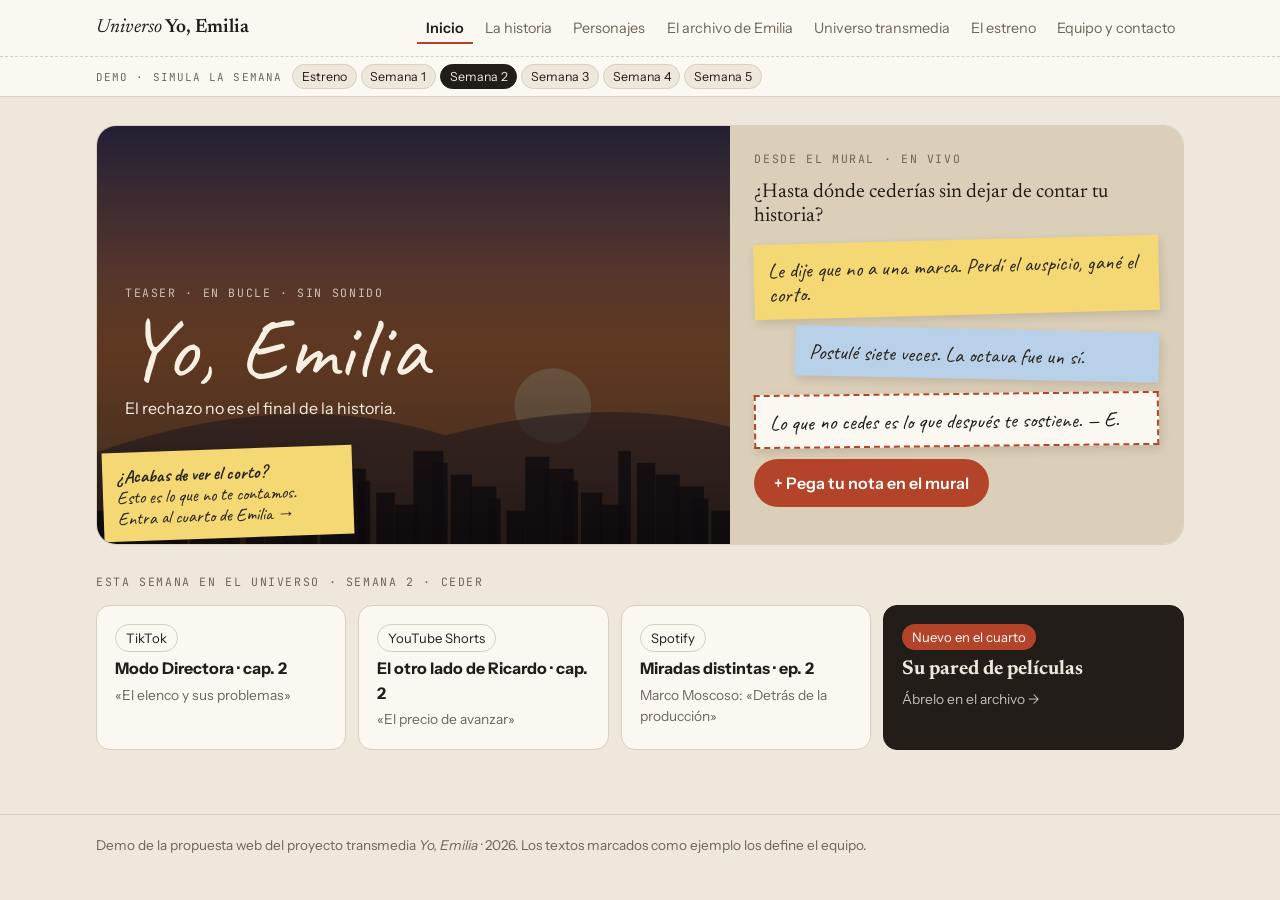
<file: original/index.html>
<!doctype html>
<html lang="es">
<head>
<meta charset="utf-8">
<meta name="viewport" content="width=device-width, initial-scale=1, viewport-fit=cover">
<meta name="description" content="Demo de la propuesta web del proyecto transmedia Yo, Emilia.">
<style>:root{padding-top:env(safe-area-inset-top,0px);padding-bottom:env(safe-area-inset-bottom,0px)}body{margin:0}img{max-width:100%}[hidden]{display:none!important}</style>
<title>Universo Yo, Emilia</title>
<meta name="claude:viewport-fit-sides" content="cover">
<link rel="preconnect" href="https://fonts.googleapis.com">
<link rel="preconnect" href="https://fonts.gstatic.com" crossorigin>
<link rel="stylesheet" href="https://fonts.googleapis.com/css2?family=Newsreader:ital,opsz,wght@0,6..72,400;0,6..72,600;1,6..72,400;1,6..72,500&family=Instrument+Sans:wght@400;500;600;700&family=Caveat:wght@500;700&family=JetBrains+Mono:wght@400;500&family=Permanent+Marker&display=swap">
<style>
/* Layout: one screen per section, like the real site; sticky header + week simulator on top, fixed tab bar on phones. */
:root {
  --paper: #eee7db; --surface: #fbf8f2; --ink: #221d19; --muted: #6f6558; --line: #d9cfbf;
  --accent: #b3442a; --accent-soft: #f2d9cf; --dusk: #6d5b8c; --cross: #c96a2e; --cross-soft: #f5e1cf;
  --wall: #dccfb9; --wall-2: #cfbfa5; --floor: #a68c6e; --wood: #6c5440; --sky-a: #f2c38f; --sky-b: #b89cc0; --city: #7d6b7f;
  --bed: #efe6d8; --bed-2: #d5c7b3; --mon: #2a2622; --cork: #c59a6a;
  --note-y: #f4d873; --note-p: #f1b4a3; --note-g: #bdd8b4; --note-b: #b8d0e8; --note-l: #d9c9ec; --note-ink: #2a241f;
  --shadow: rgba(40, 28, 16, .14);
  --f-display: "Newsreader", Georgia, "Times New Roman", serif;
  --f-body: "Instrument Sans", "Segoe UI", system-ui, sans-serif;
  --f-hand: "Caveat", "Segoe Print", "Comic Sans MS", cursive;
  --f-mono: "JetBrains Mono", Consolas, monospace;
  --f-brush: "Permanent Marker", "Caveat", cursive;
  color-scheme: light;
}
@media (prefers-color-scheme: dark) { :root:not([data-theme="light"]) {
  --paper: #16141b; --surface: #211e27; --ink: #ede6da; --muted: #a79d92; --line: #39343f;
  --accent: #e57c57; --accent-soft: #46302a; --dusk: #a998c9; --cross: #e59358; --cross-soft: #3d2f25;
  --wall: #2c2836; --wall-2: #252130; --floor: #3b3127; --wood: #4a3a2d; --sky-a: #2b2f5a; --sky-b: #181a33; --city: #0f1020;
  --bed: #3a3542; --bed-2: #2f2b36; --mon: #0d0c10; --cork: #7c6247; --shadow: rgba(0,0,0,.4); color-scheme: dark; } }
:root[data-theme="dark"] {
  --paper: #16141b; --surface: #211e27; --ink: #ede6da; --muted: #a79d92; --line: #39343f;
  --accent: #e57c57; --accent-soft: #46302a; --dusk: #a998c9; --cross: #e59358; --cross-soft: #3d2f25;
  --wall: #2c2836; --wall-2: #252130; --floor: #3b3127; --wood: #4a3a2d; --sky-a: #2b2f5a; --sky-b: #181a33; --city: #0f1020;
  --bed: #3a3542; --bed-2: #2f2b36; --mon: #0d0c10; --cork: #7c6247; --shadow: rgba(0,0,0,.4); color-scheme: dark; }

* { box-sizing: border-box; }
html { scroll-behavior: smooth; }
body { background: var(--paper); color: var(--ink); font-family: var(--f-body); font-size: 16px; line-height: 1.55; }
body::before { content: ""; position: fixed; inset: 0 0 auto; height: env(safe-area-inset-top, 0px); z-index: 30; background: var(--surface); }
a { color: var(--accent); }
button, input, textarea { font: inherit; color: inherit; }
button { cursor: pointer; }
:focus-visible { outline: 2px solid var(--accent); outline-offset: 2px; }
h1, h2, h3 { font-family: var(--f-display); font-weight: 600; line-height: 1.12; text-wrap: balance; margin: 0; }
h2 { font-size: clamp(1.9rem, 4.6vw, 2.9rem); }
h2 i, h3 i { color: var(--accent); font-weight: 400; }
p { margin: 0; }
.wrap { max-width: 1120px; margin: 0 auto; padding-left: max(16px, env(safe-area-inset-left, 0px)); padding-right: max(16px, env(safe-area-inset-right, 0px)); }
.kicker { font-family: var(--f-mono); font-size: .72rem; letter-spacing: .14em; text-transform: uppercase; color: var(--muted); }
.lead { color: var(--muted); max-width: 62ch; }
.chip { display: inline-flex; align-items: center; gap: .35em; border: 1px solid var(--line); background: var(--surface); border-radius: 999px; padding: .2em .75em; font-size: .82rem; white-space: nowrap; }
.chip.accent { background: var(--accent-soft); border-color: transparent; color: var(--accent); font-weight: 600; }
.btn { display: inline-flex; align-items: center; justify-content: center; gap: .4em; border: 0; border-radius: 999px; padding: .7em 1.25em; font-weight: 600; background: var(--accent); color: #fff; text-decoration: none; }
.btn.dark { background: var(--ink); color: var(--paper); }
.btn.ghost { background: transparent; color: var(--ink); border: 1px solid var(--ink); }
.btn:disabled { opacity: .45; cursor: default; }
.card { background: var(--surface); border: 1px solid var(--line); border-radius: 14px; padding: 18px; }
.note { font-family: var(--f-hand); font-size: 1.32rem; line-height: 1.15; color: var(--note-ink); padding: 14px 14px 12px; box-shadow: 2px 4px 10px var(--shadow); }
.n-y { background: var(--note-y); } .n-p { background: var(--note-p); } .n-g { background: var(--note-g); } .n-b { background: var(--note-b); } .n-l { background: var(--note-l); }
.small { font-size: .86rem; } .muted { color: var(--muted); }
.stack { display: grid; gap: 14px; }

/* header */
header.top { position: sticky; top: env(safe-area-inset-top, 0px); z-index: 20; background: var(--surface); border-bottom: 1px solid var(--line); }
.bar { display: flex; align-items: center; justify-content: space-between; gap: 16px; padding-block: 12px; }
.brand { font-family: var(--f-display); font-size: 1.2rem; font-weight: 600; text-decoration: none; color: var(--ink); white-space: nowrap; }
.brand i { font-weight: 400; }
nav.desk { display: flex; gap: 4px; flex-wrap: wrap; justify-content: flex-end; }
nav.desk a { text-decoration: none; color: var(--muted); font-size: .9rem; padding: .35em .6em; border-radius: 8px; }
nav.desk a[aria-current="page"] { color: var(--ink); font-weight: 600; box-shadow: inset 0 -2px 0 var(--accent); border-radius: 0; }
.menu-btn { display: none; border: 1px solid var(--line); background: transparent; border-radius: 10px; padding: .4em .7em; font-size: .85rem; }
.sim { border-top: 1px dashed var(--line); }
.sim .wrap { display: flex; align-items: center; gap: 10px; padding-block: 7px; overflow-x: auto; }
.sim .label { font-family: var(--f-mono); font-size: .68rem; letter-spacing: .1em; text-transform: uppercase; color: var(--muted); white-space: nowrap; }
.seg { display: flex; gap: 4px; }
.seg button { border: 1px solid var(--line); background: var(--paper); border-radius: 999px; padding: .15em .7em; font-size: .78rem; white-space: nowrap; }
.seg button[aria-pressed="true"] { background: var(--ink); color: var(--paper); border-color: var(--ink); }
.drawer { display: none; }
.drawer[data-open="true"] { display: grid; gap: 2px; padding-block: 8px 12px; }
.drawer a { padding: .55em 0; text-decoration: none; color: var(--ink); border-bottom: 1px solid var(--line); }

nav.tabs { display: none; }
main { padding-block: 28px 64px; }
section.view { display: grid; gap: 28px; }
section.view[hidden] { display: none !important; }
section.view > *, .stack > *, .hero > *, .two > *, .film > *, .wall > *, .week-strip > * { min-width: 0; }
.head { display: grid; gap: 8px; }

/* Inicio */
.hero { position: relative; border-radius: 20px; overflow: hidden; min-height: 420px; display: grid; grid-template-columns: minmax(0, 1.4fr) minmax(0, 1fr); background: var(--surface); border: 1px solid var(--line); }
.teaser { position: relative; color: #f7efe2; padding: 28px; display: flex; flex-direction: column; justify-content: flex-end; gap: 6px; min-height: 360px; overflow: hidden; }
.teaser canvas { position: absolute; inset: 0; width: 100%; height: 100%; }
.teaser > *:not(canvas) { position: relative; }
.teaser .kicker { color: rgba(247,239,226,.75); }
.title-brush { font-family: var(--f-brush); font-size: clamp(3rem, 8vw, 5.4rem); line-height: .95; letter-spacing: .02em; }
.live { background: var(--wall); padding: 24px; display: grid; gap: 12px; align-content: start; }
.live .q { font-family: var(--f-display); font-size: 1.25rem; line-height: 1.2; }
.welcome { position: absolute; right: 22px; top: 22px; width: min(250px, 62%); transform: rotate(-2deg); text-decoration: none; font-size: 1.15rem; }
.week-strip { display: grid; grid-template-columns: repeat(3, minmax(0, 1fr)) 1.2fr; gap: 12px; }
.rel { display: grid; gap: 4px; align-content: start; }
.rel b { font-size: 1rem; } .rel .small { color: var(--muted); }
.newobj { background: var(--ink); color: var(--paper); border-color: var(--ink); }
.newobj .chip { background: var(--accent); color: #fff; border: 0; }

/* Historia */
.film { display: grid; grid-template-columns: 2fr 1fr; gap: 20px; align-items: start; }
.player { position: relative; aspect-ratio: 16 / 9; max-width: 100%; border-radius: 16px; overflow: hidden; background: linear-gradient(160deg, #6b5a52, #2c2520 70%); color: #f4ece0; display: grid; place-items: center; border: 0; width: 100%; }
.player .play { width: 72px; height: 72px; border-radius: 50%; background: rgba(255,255,255,.9); display: grid; place-items: center; }
.player .play::after { content: ""; border-left: 20px solid #221d19; border-top: 13px solid transparent; border-bottom: 13px solid transparent; margin-left: 6px; }
.player .cap { position: absolute; left: 16px; bottom: 12px; font-family: var(--f-mono); font-size: .7rem; letter-spacing: .12em; text-transform: uppercase; }
.player .msg { position: absolute; inset: auto 16px 40px; text-align: center; font-size: .9rem; }
.markers { display: flex; flex-wrap: wrap; gap: 6px; }
.markers button { border: 0; background: var(--accent-soft); color: var(--accent); border-radius: 999px; padding: .3em .8em; font-size: .82rem; font-weight: 600; }
.markers button .t { font-family: var(--f-mono); font-weight: 500; margin-right: .3em; }
.tema { border-left: 3px solid var(--accent); padding-left: 14px; font-family: var(--f-display); font-style: italic; font-size: 1.15rem; }

/* Personajes */
.cast { display: grid; grid-template-columns: repeat(4, minmax(0, 1fr)); gap: 16px; }
.flip { perspective: 1000px; border: 0; background: none; padding: 0; text-align: left; height: 360px; }
.flip .in { position: relative; width: 100%; height: 100%; transition: transform .6s; transform-style: preserve-3d; }
.flip[aria-pressed="true"] .in { transform: rotateY(180deg); }
.face { position: absolute; inset: 0; backface-visibility: hidden; border-radius: 16px; padding: 18px; display: flex; flex-direction: column; overflow: hidden; }
.front { color: #fbf4ea; justify-content: flex-end; gap: 4px; }
.front .mono { position: absolute; top: 10px; right: 16px; font-family: var(--f-display); font-style: italic; font-size: 7rem; line-height: 1; opacity: .22; }
.front .name { font-family: var(--f-display); font-size: 1.7rem; font-weight: 600; }
.front .quote { font-family: var(--f-display); font-style: italic; font-size: 1rem; opacity: .9; }
.front .hint { position: absolute; top: 14px; left: 14px; font-size: .72rem; background: rgba(255,255,255,.85); color: #221d19; padding: .15em .6em; border-radius: 999px; }
.back { transform: rotateY(180deg); background: var(--surface); border: 1px solid var(--line); gap: 8px; font-size: .9rem; }
.back .name { font-family: var(--f-display); font-size: 1.3rem; font-weight: 600; }
.back .tags { display: flex; flex-wrap: wrap; gap: 5px; }
.crew { display: grid; grid-template-columns: repeat(5, minmax(0, 1fr)); gap: 12px; }
.crew .card { padding: 14px; display: grid; gap: 4px; }

/* Archivo */
.room-scroll { overflow-x: auto; border-radius: 18px; border: 1px solid var(--line); -webkit-overflow-scrolling: touch; }
.room { position: relative; min-width: 760px; aspect-ratio: 2 / 1; }
.room svg { position: absolute; inset: 0; width: 100%; height: 100%; display: block; }
.hs { position: absolute; transform: translate(-50%, -50%); border: 0; background: none; padding: 0; display: flex; flex-direction: column; align-items: center; gap: 6px; }
.hs .dot { width: 22px; height: 22px; border-radius: 50%; background: #fff; border: 4px solid var(--accent); box-shadow: 0 0 0 0 rgba(179,68,42,.45); animation: pulse 2.2s infinite; }
.hs .lab { font-size: .78rem; background: rgba(28,24,22,.86); color: #f6efe4; padding: .15em .65em; border-radius: 999px; white-space: nowrap; }
.hs.new .lab { background: var(--accent); color: #fff; }
.hs.locked .dot { border-color: #9c9184; background: #e9e2d6; animation: none; }
.hs.locked .lab { background: rgba(120,110,100,.75); }
@keyframes pulse { 0% { box-shadow: 0 0 0 0 rgba(179,68,42,.45); } 70% { box-shadow: 0 0 0 14px rgba(179,68,42,0); } 100% { box-shadow: 0 0 0 0 rgba(179,68,42,0); } }
.objlist { display: flex; flex-wrap: wrap; gap: 6px; }
.objlist button { border: 1px solid var(--line); background: var(--surface); border-radius: 999px; padding: .3em .85em; font-size: .85rem; }
.objlist button.locked { opacity: .5; }
.objlist button.new { border-color: var(--accent); color: var(--accent); font-weight: 600; }
.swipe-hint { display: none; text-align: center; font-size: .82rem; color: var(--muted); }

/* panel */
.scrim { position: fixed; inset: 0; background: rgba(15,12,10,.45); z-index: 40; display: flex; justify-content: flex-end; }
.scrim[hidden] { display: none !important; }
.panel { width: min(560px, 100%); height: 100%; background: var(--surface); overflow-y: auto; padding: calc(20px + env(safe-area-inset-top, 0px)) max(22px, env(safe-area-inset-right, 0px)) calc(28px + env(safe-area-inset-bottom, 0px)) 22px; display: grid; gap: 16px; align-content: start; box-shadow: -10px 0 30px var(--shadow); }
.panel-top { display: flex; justify-content: space-between; align-items: center; gap: 10px; }
.x { border: 1px solid var(--line); background: var(--paper); border-radius: 999px; width: 38px; height: 38px; font-size: 1.1rem; }
.panel h3 { font-size: 1.8rem; }
.goto { display: flex; justify-content: space-between; align-items: center; gap: 10px; background: var(--paper); border: 1px solid var(--line); border-radius: 12px; padding: 12px 14px; text-decoration: none; color: var(--ink); }
.goto b { color: var(--accent); }

.wall { display: grid; grid-template-columns: 160px 1fr; gap: 16px; }
.emi { background: var(--cork); border-radius: 10px; padding: 10px; display: grid; grid-template-columns: 1fr 1fr; gap: 8px; align-content: start; }
.emi button { border: 0; font-family: var(--f-hand); font-size: 1rem; line-height: 1.05; color: var(--note-ink); padding: 8px 6px; min-height: 58px; text-align: left; box-shadow: 1px 2px 4px var(--shadow); }
.loose { margin-top: 10px; transform: rotate(-5deg); font-size: 1.05rem; transition: transform .3s; border: 0; width: 100%; text-align: left; }
.loose:hover, .loose:focus-visible { transform: rotate(4deg) translate(4px, 3px); }
.pub { display: grid; gap: 10px; }
.pub .note { font-size: 1.2rem; }
.meta { font-family: var(--f-body); font-size: .78rem; color: #5b5146; margin-top: 6px; display: flex; flex-wrap: wrap; gap: 8px; align-items: center; }
.react { border: 1px solid rgba(0,0,0,.18); background: rgba(255,255,255,.5); border-radius: 999px; padding: .05em .6em; font-size: .78rem; color: var(--note-ink); }
.react[aria-pressed="true"] { background: var(--note-ink); color: #fff; }
.reply { background: var(--surface) !important; border: 2px dashed var(--accent); color: var(--ink); }
.qbox { background: var(--ink); color: var(--paper); border-radius: 14px; padding: 16px; }
.qbox .kicker { color: color-mix(in srgb, var(--paper) 70%, transparent); }
.qbox p { font-family: var(--f-display); font-size: 1.3rem; line-height: 1.2; margin-top: 4px; }
form.stack label { font-size: .85rem; font-weight: 600; }
input[type="text"], input[type="email"], textarea { width: 100%; border: 1px solid var(--line); background: var(--paper); border-radius: 10px; padding: .65em .8em; }
textarea { min-height: 92px; resize: vertical; }
.count { font-family: var(--f-mono); font-size: .75rem; color: var(--muted); text-align: right; }

.cal { display: grid; grid-template-columns: repeat(7, minmax(0, 1fr)); gap: 6px; }
.cal button { aspect-ratio: 1; max-width: 100%; border: 1px solid var(--line); background: var(--paper); border-radius: 10px; font-weight: 700; font-variant-numeric: tabular-nums; }
.cal button.seen { background: var(--ink); color: var(--paper); border-color: var(--ink); }
.cal button[aria-pressed="true"] { background: var(--accent); color: #fff; border-color: var(--accent); }
.night { display: grid; gap: 10px; }
.stats { display: grid; grid-template-columns: 1fr 1fr; gap: 12px; font-variant-numeric: tabular-nums; }
.bar-p { height: 6px; background: var(--line); border-radius: 3px; overflow: hidden; margin-top: 4px; }
.bar-p i { display: block; height: 100%; background: var(--cross); }
.timer { background: var(--ink); color: var(--paper); border-radius: 16px; padding: 18px; display: grid; gap: 10px; text-align: center; }
.timer .clock { font-family: var(--f-mono); font-size: 3rem; font-weight: 500; letter-spacing: .06em; font-variant-numeric: tabular-nums; }
.timer .row { display: flex; gap: 8px; justify-content: center; flex-wrap: wrap; }
.timer .alert { background: var(--accent); color: #fff; border-radius: 10px; padding: 8px 10px; font-size: .9rem; }
.toggle { display: inline-flex; border: 1px solid var(--ink); border-radius: 999px; overflow: hidden; }
.toggle button { border: 0; background: transparent; padding: .45em 1em; font-size: .88rem; }
.toggle button[aria-pressed="true"] { background: var(--ink); color: var(--paper); }
.page { background: #fffdf9; color: #221d19; border-radius: 6px; padding: 22px; box-shadow: 0 6px 18px var(--shadow); display: grid; gap: 10px; min-height: 300px; }
.page s { color: #9a8f82; }
.page .add { color: #b3442a; font-family: var(--f-hand); font-size: 1.2rem; }
.pager { display: flex; justify-content: space-between; align-items: center; gap: 10px; }
.script { font-family: "Courier Prime", "Courier New", monospace; font-size: .92rem; line-height: 1.45; }
.script .sl { text-transform: uppercase; font-weight: 700; }
.script .ch { text-transform: uppercase; margin-left: 34%; margin-top: 8px; }
.script .dl { margin: 0 14% 0 18%; }
.script .pa { margin-left: 26%; font-style: italic; }
.margin { color: #b3442a; font-family: var(--f-hand); font-size: 1.15rem; }
.posters { display: grid; grid-template-columns: 1fr 1fr; gap: 12px; }
.poster { border: 0; border-radius: 6px; aspect-ratio: 2 / 3; max-width: 100%; padding: 14px; display: flex; flex-direction: column; justify-content: space-between; text-align: left; color: #fbf3e6; box-shadow: 0 6px 14px var(--shadow); }
.poster b { font-family: var(--f-display); font-size: 1.35rem; line-height: 1.05; }
.poster span { font-family: var(--f-mono); font-size: .66rem; letter-spacing: .08em; text-transform: uppercase; opacity: .85; }
.chat { background: var(--paper); border-radius: 16px; padding: 14px; display: grid; gap: 8px; }
.bubble { justify-self: end; max-width: 82%; background: var(--note-g); color: var(--note-ink); border-radius: 14px 14px 4px 14px; padding: 8px 10px; font-size: .92rem; }
.bubble small { display: block; text-align: right; font-size: .72rem; color: #4b6b49; }
.flyer { background: #1f1c2b; color: #f3e9da; border-radius: 10px; padding: 12px; font-size: .78rem; display: grid; gap: 4px; }
.flyer b { font-family: var(--f-display); font-size: 1.05rem; }
.casting { display: grid; grid-template-columns: 1fr 1fr; gap: 12px; }
.cand { display: grid; gap: 6px; }
.cand .ph { aspect-ratio: 3 / 4; max-width: 100%; border-radius: 6px; background: linear-gradient(160deg, var(--wall-2), var(--floor)); display: grid; place-items: center; font-family: var(--f-mono); font-size: .72rem; color: var(--surface); }
.cand .margin { font-size: 1.05rem; line-height: 1.1; }
.tracks { display: grid; gap: 0; }
.tracks div { display: grid; grid-template-columns: 28px 1fr auto; gap: 10px; padding: 9px 0; border-bottom: 1px solid var(--line); font-size: .92rem; align-items: center; }
.tracks .i { font-family: var(--f-mono); color: var(--muted); font-size: .8rem; }
.notebook { background: #fbf8ee; color: #2a241f; border-radius: 6px; padding: 18px 18px 18px 46px; background-image: linear-gradient(90deg, transparent 32px, #e3a597 32px, #e3a597 33px, transparent 33px), repeating-linear-gradient(#fbf8ee 0 31px, #cdd9e4 31px 32px); font-family: var(--f-hand); font-size: 1.3rem; line-height: 32px; box-shadow: 0 6px 18px var(--shadow); }
.notebook p + p { margin-top: 32px; }

/* Universo */
.steps { display: grid; grid-template-columns: repeat(7, minmax(0, 1fr)); gap: 8px; }
.step { background: var(--surface); border: 1px solid var(--line); border-radius: 12px; padding: 12px; display: grid; gap: 4px; align-content: start; min-width: 0; }
.step .num { width: 28px; height: 28px; border-radius: 50%; border: 1.5px solid var(--muted); display: grid; place-items: center; font-weight: 700; font-size: .85rem; }
.step.here { background: var(--accent-soft); border-color: var(--accent); }
.step.here .num { background: var(--accent); border-color: var(--accent); color: #fff; }
.step b { font-size: .92rem; line-height: 1.2; }
.step .small { font-size: .78rem; color: var(--muted); }
.lanes-scroll { overflow-x: auto; }
.lanes { min-width: 820px; display: grid; grid-template-columns: 190px repeat(3, 1fr); position: relative; border-top: 1px solid var(--line); }
.lanes .ph { font-family: var(--f-mono); font-size: .7rem; letter-spacing: .12em; text-transform: uppercase; color: var(--muted); padding: 10px 10px 8px; border-left: 1px dashed var(--line); }
.lane-name { padding: 16px 10px 16px 0; border-top: 1px solid var(--line); }
.lane-name b { display: block; } .lane-name span { font-size: .8rem; color: var(--muted); }
.lane-cell { border-top: 1px solid var(--line); border-left: 1px dashed var(--line); padding: 14px 8px; display: flex; gap: 8px; align-items: center; flex-wrap: wrap; }
.seg-b { border-radius: 999px; padding: .4em .9em; font-size: .85rem; background: var(--line); color: var(--ink); border: 0; }
.seg-b.main { background: var(--ink); color: var(--paper); }
.seg-b.green { background: var(--note-g); color: var(--note-ink); }
.seg-b.out { background: transparent; border: 1.5px dashed var(--muted); }
.xbtn { border: 0; background: var(--cross-soft); color: var(--ink); border-radius: 10px; padding: .45em .8em; font-size: .85rem; display: inline-flex; align-items: center; gap: .5em; text-align: left; }
.xbtn::before { content: ""; width: 12px; height: 12px; background: var(--cross); transform: rotate(45deg); flex: none; }
.xbtn[aria-pressed="true"] { outline: 2px solid var(--cross); }
.xinfo { background: var(--cross-soft); border-radius: 14px; padding: 16px; display: grid; gap: 6px; }
.vtl { display: none; }
.weeks { display: grid; gap: 8px; }
.wk { border: 1px solid var(--line); background: var(--surface); border-radius: 12px; }
.wk > button { width: 100%; display: flex; justify-content: space-between; gap: 10px; align-items: center; border: 0; background: none; padding: 12px 14px; text-align: left; }
.wk.on { border-color: var(--accent); }
.wk .body { padding: 0 14px 14px; display: grid; gap: 6px; }
.wk .r { display: flex; justify-content: space-between; gap: 10px; border-top: 1px solid var(--line); padding-top: 6px; font-size: .9rem; }
.two { display: grid; grid-template-columns: 1fr 1fr; gap: 20px; align-items: start; }
.wave { height: 26px; flex: 1; background: repeating-linear-gradient(90deg, var(--muted) 0 2px, transparent 2px 5px); opacity: .5; border-radius: 3px; }

/* Estreno / Equipo */
.gallery { display: grid; grid-template-columns: 2fr 1fr 1fr; grid-auto-rows: 150px; gap: 10px; }
.gallery div { border-radius: 12px; background: linear-gradient(140deg, var(--wall-2), var(--floor)); display: grid; place-items: center; color: var(--surface); font-family: var(--f-mono); font-size: .72rem; text-align: center; padding: 8px; }
.gallery .big { grid-row: span 2; background: linear-gradient(160deg, #6b5a52, #2c2520 70%); color: #f4ece0; }
.quote { font-family: var(--f-display); font-style: italic; font-size: 1.1rem; }
.roles { display: grid; }
.roles div { display: flex; justify-content: space-between; gap: 12px; padding: 10px 0; border-bottom: 1px solid var(--line); }
.roles span:first-child { font-family: var(--f-mono); font-size: .72rem; letter-spacing: .1em; text-transform: uppercase; color: var(--muted); padding-top: 3px; }

.toast { position: fixed; left: 50%; bottom: calc(24px + env(safe-area-inset-bottom, 0px)); transform: translateX(-50%); background: var(--ink); color: var(--paper); padding: .7em 1.1em; border-radius: 12px; z-index: 60; font-size: .9rem; max-width: calc(100% - 32px); box-shadow: 0 8px 20px var(--shadow); }
.toast[hidden] { display: none !important; }
.share { display: grid; gap: 12px; justify-items: center; }
.share canvas { width: 240px; max-width: 100%; height: auto; border-radius: 14px; box-shadow: 0 10px 24px var(--shadow); }
footer { border-top: 1px solid var(--line); padding-block: 20px; font-size: .85rem; color: var(--muted); }

@media (max-width: 900px) {
  nav.desk { display: none; }
  .menu-btn { display: inline-block; }
  nav.tabs { display: grid; grid-template-columns: repeat(5, 1fr); position: fixed; left: 0; right: 0; bottom: 0; z-index: 25; background: var(--surface); border-top: 1px solid var(--line); padding: 6px max(8px, env(safe-area-inset-right, 0px)) calc(6px + env(safe-area-inset-bottom, 0px)) max(8px, env(safe-area-inset-left, 0px)); }
  nav.tabs a { display: grid; justify-items: center; gap: 2px; font-size: .68rem; color: var(--muted); text-decoration: none; padding: 4px 0; }
  nav.tabs a::before { content: ""; width: 18px; height: 18px; border: 1.5px solid currentColor; border-radius: 5px; }
  nav.tabs a[aria-current="page"] { color: var(--ink); font-weight: 700; }
  nav.tabs a[aria-current="page"]::before { background: var(--ink); }
  main { padding-bottom: 110px; }
  .toast { bottom: calc(84px + env(safe-area-inset-bottom, 0px)); }
  .hero { grid-template-columns: 1fr; }
  .week-strip { grid-template-columns: 1fr 1fr; }
  .film, .two { grid-template-columns: 1fr; }
  .cast { grid-template-columns: 1fr 1fr; }
  .crew { grid-template-columns: repeat(3, minmax(0, 1fr)); }
  .steps { grid-template-columns: repeat(4, minmax(0, 1fr)); }
  .swipe-hint { display: block; }
  .gallery { grid-template-columns: 1fr 1fr; }
  .gallery .big { grid-column: span 2; grid-row: span 1; }
}
@media (max-width: 560px) {
  .cast { grid-template-columns: 1fr 1fr; gap: 10px; }
  .flip { height: 320px; }
  .front .name { font-size: 1.35rem; }
  .back { font-size: .8rem; padding: 12px; }
  .crew { grid-template-columns: 1fr 1fr; }
  .steps { grid-template-columns: 1fr 1fr; }
  .wall { grid-template-columns: 1fr; }
  .lanes-scroll { display: none; }
  .vtl { display: grid; gap: 10px; }
  .teaser { min-height: 330px; }
}
@media (prefers-reduced-motion: reduce) { * { animation: none !important; transition: none !important; } html { scroll-behavior: auto; } }
</style>

</head>
<body>
<header class="top">
  <div class="wrap bar">
    <a class="brand" href="#inicio" data-go="inicio"><i>Universo</i> Yo, Emilia</a>
    <nav class="desk" aria-label="Secciones">
      <a href="#inicio" data-go="inicio">Inicio</a><a href="#historia" data-go="historia">La historia</a><a href="#personajes" data-go="personajes">Personajes</a><a href="#archivo" data-go="archivo">El archivo de Emilia</a><a href="#universo" data-go="universo">Universo transmedia</a><a href="#estreno" data-go="estreno">El estreno</a><a href="#equipo" data-go="equipo">Equipo y contacto</a>
    </nav>
    <button class="menu-btn" id="menuBtn" aria-expanded="false" aria-controls="drawer">Menú</button>
  </div>
  <div class="wrap drawer" id="drawer" data-open="false">
    <a href="#estreno" data-go="estreno">El estreno</a><a href="#equipo" data-go="equipo">Equipo y contacto</a><a href="#historia" data-go="historia">La historia</a><a href="#universo" data-go="universo">Universo transmedia</a>
  </div>
  <div class="sim"><div class="wrap">
    <span class="label">Demo · simula la semana</span>
    <div class="seg" id="weekSeg" role="group" aria-label="Semana del universo"></div>
  </div></div>
</header>

<main class="wrap">

<!-- 1 INICIO -->
<section class="view" id="v-inicio" data-view="inicio">
  <div class="hero">
    <div class="teaser">
      <canvas id="teaserCanvas" aria-hidden="true"></canvas>
      <span class="kicker">Teaser · en bucle · sin sonido</span>
      <div class="title-brush">Yo, Emilia</div>
      <p>El rechazo no es el final de la historia.</p>
      <a class="note n-y welcome" href="#archivo" data-go="archivo"><b>¿Acabas de ver el corto?</b><br>Esto es lo que no te contamos. Entra al cuarto de Emilia →</a>
    </div>
    <div class="live">
      <span class="kicker">Desde el mural · en vivo</span>
      <p class="q" id="liveQ"></p>
      <div class="stack" id="liveNotes"></div>
      <div><a class="btn" href="#archivo" data-go="archivo" data-open="mural">+ Pega tu nota en el mural</a></div>
    </div>
  </div>
  <div class="stack">
    <div class="kicker" id="stripTitle"></div>
    <div class="week-strip" id="strip"></div>
  </div>
</section>

<!-- 2 HISTORIA -->
<section class="view" id="v-historia" data-view="historia" hidden>
  <div class="head"><span class="kicker">02 · La historia</span><h2>Una historia <i>propia</i>, a cualquier costo</h2></div>
  <div class="film">
    <div class="stack">
      <button class="player" id="player" aria-label="Reproducir el cortometraje (demo)">
        <span class="play"></span><span class="cap" id="playerCap"></span><span class="msg" id="playerMsg" hidden></span>
      </button>
      <div class="stack" style="gap:8px">
        <span class="kicker">Marcadores de escena · abren el archivo</span>
        <div class="markers" id="markers"></div>
        <span class="small muted">Tiempos de ejemplo: los define edición.</span>
      </div>
    </div>
    <div class="stack">
      <div style="display:flex;flex-wrap:wrap;gap:6px"><span class="chip">Inspiracional</span><span class="chip">Drama</span><span class="chip">Comedia</span><span class="chip">Lima, 2026</span></div>
      <p>Emilia, una joven cineasta recién egresada, quiere hacer su primer largometraje con Ricardo, el productor con el que trabaja hace años. Cuando un inversionista ofrece financiarlo si ella cambia el conflicto central de su historia, tiene que decidir qué está dispuesta a sacrificar.</p>
      <p class="tema"><span class="kicker" style="font-style:normal;display:block">Tema</span>Las dificultades y decisiones que enfrentan los realizadores audiovisuales para sacar adelante sus proyectos dentro de la industria.</p>
    </div>
  </div>
</section>

<!-- 3 PERSONAJES -->
<section class="view" id="v-personajes" data-view="personajes" hidden>
  <div class="head"><span class="kicker">03 · Personajes</span><h2>Quién es <i>quién</i></h2><p class="lead">Toca una ficha para voltearla.</p></div>
  <div class="cast" id="cast"></div>
  <div class="stack">
    <span class="kicker">El equipo del piloto · Modo Directora (TikTok)</span>
    <div class="crew" id="crew"></div>
  </div>
</section>

<!-- 4 ARCHIVO -->
<section class="view" id="v-archivo" data-view="archivo" hidden>
  <div class="head"><span class="kicker">04 · El archivo de Emilia</span><h2>Lo que el corto <i>no</i> cuenta</h2><p class="lead">Este es el cuarto de Emilia. Toca los objetos para abrirlos. Cada semana aparece uno nuevo.</p></div>
  <div class="stack" style="gap:8px">
    <div class="room-scroll"><div class="room" id="room">
      <svg viewBox="0 0 1200 600" aria-hidden="true">
        <rect width="1200" height="420" fill="var(--wall)"/>
        <rect y="410" width="1200" height="190" fill="var(--floor)"/>
        <rect y="404" width="1200" height="10" fill="var(--wall-2)"/>
        <!-- window -->
        <rect x="900" y="50" width="230" height="270" rx="4" fill="var(--bed)"/>
        <defs><linearGradient id="sky" x1="0" y1="0" x2="0" y2="1"><stop offset="0" stop-color="var(--sky-b)"/><stop offset="1" stop-color="var(--sky-a)"/></linearGradient></defs>
        <rect x="914" y="64" width="202" height="242" fill="url(#sky)"/>
        <path d="M914 306 V250 h18 v-22 h14 v30 h20 v-40 h16 v26 h22 v-14 h18 v34 h14 v-50 h20 v40 h18 v-18 h16 v28 h22 V306 Z" fill="var(--city)"/>
        <rect x="1012" y="64" width="6" height="242" fill="var(--bed)"/>
        <!-- posters -->
        <rect x="46" y="70" width="86" height="124" rx="3" fill="#5b6f8a"/><rect x="146" y="88" width="80" height="112" rx="3" fill="#a7553d"/>
        <rect x="60" y="214" width="92" height="120" rx="3" fill="#3e3a36"/><rect x="168" y="222" width="76" height="104" rx="3" fill="#7c8a6a"/>
        <text x="89" y="182" font-family="Newsreader, Georgia, serif" font-size="13" fill="#f3ead9" text-anchor="middle">La La Land</text>
        <text x="186" y="188" font-family="Newsreader, Georgia, serif" font-size="12" fill="#f3ead9" text-anchor="middle">Fabelman</text>
        <text x="106" y="322" font-family="Newsreader, Georgia, serif" font-size="12" fill="#f3ead9" text-anchor="middle">Mr. Banks</text>
        <text x="206" y="314" font-family="Newsreader, Georgia, serif" font-size="11" fill="#f3ead9" text-anchor="middle">Como en el cine</text>
        <!-- shelf + trophies -->
        <rect x="270" y="122" width="70" height="6" fill="var(--wood)"/>
        <path d="M282 122 v-20 h10 v20 z M302 122 v-28 h12 v28 z M324 122 v-16 h8 v16 z" fill="#c7a24a"/>
        <!-- corkboard -->
        <rect x="372" y="66" width="320" height="214" rx="6" fill="var(--cork)"/>
        <g id="corkNotes"></g>
        <!-- casting sheet (week 1) -->
        <g id="castingSheet" opacity="0"><rect x="708" y="80" width="62" height="84" fill="#fbf8f0" transform="rotate(4 739 122)"/><rect x="716" y="92" width="20" height="24" fill="#b7a48c" transform="rotate(4 739 122)"/><rect x="742" y="92" width="20" height="24" fill="#9e8f7c" transform="rotate(4 739 122)"/><rect x="716" y="124" width="20" height="24" fill="#a99887" transform="rotate(4 739 122)"/><circle cx="739" cy="82" r="4" fill="#b3442a"/></g>
        <!-- calendar -->
        <rect x="790" y="176" width="86" height="104" rx="3" fill="#fbf8f0"/><rect x="790" y="176" width="86" height="18" rx="3" fill="#b3442a"/>
        <g fill="#2a241f" id="calDots"></g>
        <!-- desk -->
        <rect x="300" y="392" width="620" height="16" rx="3" fill="var(--wood)"/>
        <rect x="330" y="408" width="14" height="150" fill="var(--wood)"/><rect x="876" y="408" width="14" height="150" fill="var(--wood)"/>
        <rect x="500" y="288" width="190" height="104" rx="6" fill="var(--mon)"/><rect x="585" y="384" width="20" height="10" fill="var(--mon)"/>
        <rect x="514" y="300" width="162" height="78" fill="#3b4a5c" opacity=".55"/>
        <rect x="350" y="370" width="104" height="22" rx="2" fill="#c9583b"/><rect x="356" y="366" width="92" height="6" fill="#efe4d0"/>
        <rect x="720" y="380" width="44" height="12" rx="3" fill="#1d1b18"/>
        <g id="pageOnDesk" opacity="0"><rect x="790" y="358" width="70" height="34" fill="#fffdf9" transform="rotate(-6 825 375)"/><path d="M798 366 h46 M798 374 h38 M798 382 h44" stroke="#9a8f82" stroke-width="2" transform="rotate(-6 825 375)"/></g>
        <!-- bed -->
        <rect x="940" y="430" width="300" height="130" rx="18" fill="var(--bed)"/><rect x="940" y="430" width="300" height="26" rx="12" fill="var(--bed-2)"/>
        <rect x="1110" y="404" width="90" height="40" rx="14" fill="#f8f2e8"/>
        <path d="M1030 470 a26 26 0 0 1 52 0" stroke="#2a2622" stroke-width="7" fill="none"/><rect x="1022" y="466" width="14" height="22" rx="5" fill="#2a2622"/><rect x="1076" y="466" width="14" height="22" rx="5" fill="#2a2622"/>
        <!-- bag -->
        <path d="M176 486 q34 -54 68 0" stroke="#5a4636" stroke-width="6" fill="none"/><rect x="160" y="482" width="100" height="80" rx="12" fill="#7a5c44"/>
        <rect x="190" y="470" width="44" height="30" rx="3" fill="#e8dcc6" transform="rotate(-8 212 485)"/>
      </svg>
      <div id="hotspots"></div>
    </div></div>
    <p class="swipe-hint">← Desliza para recorrer el cuarto →</p>
  </div>
  <div class="stack" style="gap:8px">
    <span class="kicker" id="objCount"></span>
    <div class="objlist" id="objList"></div>
  </div>
</section>

<!-- 5 UNIVERSO -->
<section class="view" id="v-universo" data-view="universo" hidden>
  <div class="head"><span class="kicker">05 · Universo transmedia</span><h2>El recorrido <i>completo</i></h2><p class="lead">Siete experiencias en el orden del viaje. Estás en la cuarta.</p></div>
  <div class="steps" id="steps"></div>
  <div class="stack">
    <div class="head"><span class="kicker">Línea de tiempo</span><h3 style="font-size:1.7rem">Qué pasa <i>antes, durante y después</i> del corto</h3></div>
    <div class="lanes-scroll"><div class="lanes" id="lanes"></div></div>
    <div class="vtl" id="vtl"></div>
    <div class="xinfo" id="xinfo"></div>
  </div>
  <div class="two">
    <div class="stack">
      <span class="kicker">Cinco semanas, una pregunta cada una</span>
      <div class="weeks" id="weeks"></div>
    </div>
    <div class="stack">
      <div class="card stack">
        <span class="kicker">Adelanto del podcast · Miradas distintas</span>
        <div style="display:flex;align-items:center;gap:10px"><button class="btn dark" id="podPlay" style="width:42px;height:42px;padding:0" aria-label="Escuchar adelanto">▶</button><div class="wave"></div><span class="small" style="font-family:var(--f-mono)" id="podTime">0:45</span></div>
        <p class="small" id="podEp"></p>
        <form class="stack" id="podForm">
          <b id="podNext"></b>
          <label for="podName">Nombre</label><input type="text" id="podName" required maxlength="40">
          <label for="podQ">Tu pregunta</label><textarea id="podQ" required maxlength="240"></textarea>
          <button class="btn dark" type="submit">Enviar pregunta</button>
        </form>
      </div>
      <div class="card stack">
        <span class="kicker">Producto innovador</span>
        <p><b>El Pomodoro de Emilia.</b> Un temporizador físico: si lo retiras antes de tiempo, suena hasta que lo vuelves a colocar. En la web lo pruebas con la sesión <i>Modo Emilia</i>.</p>
        <div><button class="btn ghost" data-open="dias">Probar Modo Emilia</button></div>
      </div>
    </div>
  </div>
</section>

<!-- 6 ESTRENO -->
<section class="view" id="v-estreno" data-view="estreno" hidden>
  <div class="head"><span class="kicker">06 · El estreno</span><h2>Así fue la <i>noche</i></h2><p class="lead">Evidencia del evento: proyección del corto, conversatorio y brindis.</p></div>
  <div class="gallery"><div class="big">Video resumen del evento</div><div>Foto · proyección</div><div>Foto · conversatorio</div><div>Foto · mural físico</div><div>Foto · brindis</div></div>
  <div class="two">
    <div class="stack">
      <span class="kicker">Testimonios</span>
      <div class="card"><p class="quote">“Aquí va un testimonio breve de un asistente sobre el corto y el conversatorio.”</p><p class="small muted">Nombre · asistente</p></div>
      <div class="card"><p class="quote">“Aquí va un testimonio breve de un invitado del conversatorio.”</p><p class="small muted">Nombre · invitado</p></div>
    </div>
    <div class="stack">
      <a class="goto" href="#archivo" data-go="archivo" data-open="mural"><span>Las notas del mural físico ya están en el cuarto de Emilia</span><b>→</b></a>
      <button class="btn" id="stampBtn">¿Estuviste? Comparte tu foto con el sello</button>
    </div>
  </div>
</section>

<!-- 7 EQUIPO -->
<section class="view" id="v-equipo" data-view="equipo" hidden>
  <div class="head"><span class="kicker">07 · Equipo y contacto</span><h2>Quiénes <i>hacemos</i> esto</h2></div>
  <div class="two">
    <div class="roles">
      <div><span>Dirección y guion</span><span>Luana Gómez Sánchez</span></div>
      <div><span>Producción</span><span>Jeyday Olaya Morán</span></div>
      <div><span>Dirección de fotografía</span><span>Marco Rosa Quispe</span></div>
      <div><span>Dirección de arte</span><span>Jacob Domínguez Hurtado</span></div>
      <div><span>Asistencia de arte</span><span>Karem Conislla Guerrero</span></div>
      <div><span>Sonido</span><span>Oscar Peralta Jiménez</span></div>
      <div><span>Edición</span><span>Pablo Vargas</span></div>
    </div>
    <form class="card stack" id="contactForm">
      <span class="kicker">Escríbenos</span>
      <label for="cMail">Tu correo</label><input type="email" id="cMail" required>
      <label for="cMsg">Mensaje</label><textarea id="cMsg" required></textarea>
      <button class="btn dark" type="submit">Enviar</button>
      <p class="small muted">Redes oficiales: Instagram · TikTok · YouTube · Spotify</p>
    </form>
  </div>
</section>

</main>
<footer><div class="wrap">Demo de la propuesta web del proyecto transmedia <i>Yo, Emilia</i> · 2026. Los textos marcados como ejemplo los define el equipo.</div></footer>

<nav class="tabs" aria-label="Secciones principales">
  <a href="#inicio" data-go="inicio">Inicio</a><a href="#historia" data-go="historia">Historia</a><a href="#personajes" data-go="personajes">Personajes</a><a href="#archivo" data-go="archivo">Archivo</a><a href="#universo" data-go="universo">Universo</a>
</nav>

<div class="scrim" id="scrim" hidden><div class="panel" id="panel" role="dialog" aria-modal="true" aria-labelledby="panelTitle"></div></div>
<div class="toast" id="toast" role="status" hidden></div>

<script>
(() => {
const $ = (s, r = document) => r.querySelector(s);
const $$ = (s, r = document) => [...r.querySelectorAll(s)];
const store = {
  get(k, d) { try { const v = localStorage.getItem('ye_' + k); return v ? JSON.parse(v) : d; } catch (e) { return d; } },
  set(k, v) { try { localStorage.setItem('ye_' + k, JSON.stringify(v)); } catch (e) {} }
};
const esc = s => String(s).replace(/[&<>"]/g, c => ({ '&': '&amp;', '<': '&lt;', '>': '&gt;', '"': '&quot;' }[c]));

/* ---------------- data ---------------- */
const WEEKS = [
  { n: 0, eje: 'Estreno', q: '¿Cambiarías tu historia para que te la produzcan?', rel: [['Evento', 'Estreno del corto', 'Proyección, conversatorio y brindis'], ['Web', 'Se abre el universo', 'El cuarto de Emilia y el mural'], ['Mural físico', 'Notas del brindis', 'Digitalizadas con permiso']], obj: null },
  { n: 1, eje: 'Empezar', q: '¿Cuándo fue la primera vez que alguien creyó en tu idea?', rel: [['TikTok', 'Modo Directora · cap. 1', '«Casting de Lucía»'], ['YouTube Shorts', 'El otro lado de Ricardo · cap. 1', '«Un sueño por cumplir»'], ['Spotify', 'Miradas distintas · ep. 1', 'Melina León: «De una idea a una película»']], obj: 'casting' },
  { n: 2, eje: 'Ceder', q: '¿Hasta dónde cederías sin dejar de contar tu historia?', rel: [['TikTok', 'Modo Directora · cap. 2', '«El elenco y sus problemas»'], ['YouTube Shorts', 'El otro lado de Ricardo · cap. 2', '«El precio de avanzar»'], ['Spotify', 'Miradas distintas · ep. 2', 'Marco Moscoso: «Detrás de la producción»']], obj: 'pared' },
  { n: 3, eje: 'Volver a intentarlo', q: '¿En quién confiaste para sacar adelante un proyecto?', rel: [['TikTok', 'Modo Directora · cap. 3', '«Detrás de cámara»'], ['YouTube Shorts', 'El otro lado de Ricardo · cap. 3', '«Una puerta entreabierta»'], ['Spotify', 'Miradas distintas · ep. 3', 'Omar Callegari: «La historia a través de la imagen»']], obj: 'chat' },
  { n: 4, eje: 'Lo que cuesta', q: '¿Qué dejaste en el camino por un proyecto?', rel: [['TikTok', 'Modo Directora · cap. 4', '«Que se escuche»'], ['YouTube Shorts', 'El otro lado de Ricardo · cap. 4', '«Lo que cuesta»'], ['Spotify', 'Miradas distintas · ep. 4', 'Augusto Cabada: «Construir una historia y sus personajes»']], obj: 'cuaderno' },
  { n: 5, eje: 'Lo que queda', q: '¿Cuál fue la oportunidad que cambió tu camino?', rel: [['TikTok', 'Modo Directora · cap. 5', '«Lo que no viste»'], ['YouTube Shorts', 'El otro lado de Ricardo · cap. 5', '«Lo que queda»'], ['Spotify', 'Miradas distintas · ep. 5', 'Susana Torres: «El mundo detrás de cada escena»']], obj: 'pagina' }
];
const EPISODES = [['Melina León', 'De una idea a una película'], ['Marco Moscoso', 'Detrás de la producción'], ['Omar Callegari', 'La historia a través de la imagen'], ['Augusto Cabada', 'Construir una historia y sus personajes'], ['Susana Torres', 'El mundo detrás de cada escena']];
const OBJECTS = [
  { id: 'mural', name: 'El mural', week: 0, x: 44, y: 24, type: 'Expansión y participación' },
  { id: 'carpeta', name: 'La carpeta', week: 0, x: 33.5, y: 61, type: 'Expansión' },
  { id: 'dias', name: 'Los 14 días', week: 0, x: 69.5, y: 38, type: 'Expansión' },
  { id: 'escucha', name: 'Lo que Emilia escucha', week: 0, x: 88, y: 73, type: 'Persona y conexión' },
  { id: 'casting', name: 'La lista del casting', week: 1, x: 61.6, y: 20, type: 'Conexión' },
  { id: 'pared', name: 'Su pared de películas', week: 2, x: 12.5, y: 42, type: 'Persona' },
  { id: 'chat', name: 'El chat en visto', week: 3, x: 61.5, y: 59, type: 'Conexión' },
  { id: 'cuaderno', name: 'El cuaderno de mesas ajenas', week: 4, x: 17.6, y: 80, type: 'Persona' },
  { id: 'pagina', name: 'La primera página del piloto', week: 5, x: 69, y: 58, type: 'Expansión' }
];
const CHAPTERS = ['El primer encargo', 'Firmas ajenas', 'La carta que no era mía', 'Clientes fijos', 'Lo que sabía la abuela', 'Plagio', 'Un sueño por encargo', 'Borrador', 'Mi nombre', 'Ladrona de sueños'];
const NOTE_COLORS = ['n-y', 'n-p', 'n-g', 'n-b', 'n-y', 'n-l', 'n-p', 'n-g', 'n-b', 'n-y'];
const NIGHTS = [
  ['Decisión', 'Se registra en la convocatoria y decide que el piloto será el capítulo 1 de su escaleta, no su escena favorita.', 2, 9, 0, 'Registrada. Ya no hay vuelta atrás.'],
  ['Dificultad', 'La primera escena de Lucía no funciona; la reescribe tres veces y se queda con la versión más corta.', 5, 8, 1, 'Lucía no quiere hablar todavía. La entiendo.'],
  ['Avance', 'Divide el piloto en tres actos y pega la estructura junto al mural.', 9, 6, 3, 'Tres actos en la pared. Parecen pocos.'],
  ['Dificultad', 'Turno largo en su trabajo; llega tarde y solo escribe una página.', 10, 7, 2, 'Una página también es una página.'],
  ['Avance', 'Termina el primer acto; usa por primera vez el temporizador para no mirar el celular.', 14, 4, 6, 'El celular boca abajo funciona.'],
  ['Decisión', 'Llega un episodio nuevo de Miradas distintas y, por primera vez, no lo pone: lo guarda para después de escribir.', 17, 2, 9, 'El episodio puede esperar. Lucía no.'],
  ['Dificultad', 'Se traba a mitad del segundo acto; Romina le manda un audio y ella solo responde con un emoji.', 18, 3, 8, 'Le debo una llamada a Romina.'],
  ['Avance', 'Sale a una cafetería a observar mesas ajenas y resuelve el diálogo que la tenía trabada.', 22, 1, 11, 'La señora de la mesa 3 me resolvió el diálogo sin saberlo.'],
  ['Decisión', 'Decide que Lucía diga que no al final del piloto, aunque eso complique el capítulo 2.', 25, 1, 12, 'Hoy Lucía por fin dijo que no. Yo también.'],
  ['Avance', 'Termina el primer borrador completo.', 31, 0, 14, '31 páginas. Sobran algunas, pero existen.'],
  ['Dificultad', 'Lo lee en voz alta frente al espejo, como ensaya sus discursos, y corta los diálogos que suenan falsos.', 27, 0, 13, 'En voz alta se nota lo que es mentira.'],
  ['Decisión', 'En la ficha de equipo escribe «Dirección y producción: Emilia», sin socio.', 28, 0, 15, 'Se ve bien escrito así.'],
  ['Avance', 'Arma la carpeta: logline, sinopsis, escaleta y propuesta visual.', 28, 0, 16, 'La carpeta pesa más de lo que parece.'],
  ['Avance', 'Última revisión y envío antes del cierre.', 28, 0, 18, 'Enviado. Sin pedirle permiso a nadie.']
];
const SEED_NOTES = [
  { id: 's1', t: 'Le dije que no a una marca. Perdí el auspicio, gané el corto.', a: 'Ana · Lima', c: 'n-y', r: [24, 6] },
  { id: 's2', t: 'Postulé siete veces. La octava fue un sí.', a: 'Anónimo', c: 'n-b', r: [31, 12] },
  { id: 'e1', t: 'Lo que no cedes es lo que después te sostiene. — E.', a: 'Emilia contesta', c: 'reply', r: [0, 0], reply: true },
  { id: 's3', t: 'Cambié el final por un fondo. Nunca lo volví a sentir mío.', a: 'Diego', c: 'n-g', r: [17, 3] },
  { id: 's4', t: 'Mi primer corto lo grabé con el celular de mi tía. Sigue siendo el que más quiero.', a: 'Mafe · Trujillo', c: 'n-p', r: [12, 9] }
];

/* ---------------- state ---------------- */
let week = 2;
try { const w = store.get('week', 2); if (w >= 0 && w <= 5) week = w; } catch (e) {}
let userNotes = store.get('notes', []);
let reacts = store.get('reacts', {});

/* ---------------- toast ---------------- */
let toastT;
function toast(msg) { const t = $('#toast'); t.textContent = msg; t.hidden = false; clearTimeout(toastT); toastT = setTimeout(() => t.hidden = true, 3200); }

/* ---------------- routing ---------------- */
const VIEWS = ['inicio', 'historia', 'personajes', 'archivo', 'universo', 'estreno', 'equipo'];
function go(v, push = true) {
  if (!VIEWS.includes(v)) v = 'inicio';
  $$('section.view').forEach(s => s.hidden = s.dataset.view !== v);
  $$('nav [data-go]').forEach(a => { if (a.dataset.go === v) a.setAttribute('aria-current', 'page'); else a.removeAttribute('aria-current'); });
  $('#drawer').dataset.open = 'false'; $('#menuBtn').setAttribute('aria-expanded', 'false');
  if (push) { try { history.replaceState(null, '', '#' + v); } catch (e) {} }
  window.scrollTo({ top: 0, behavior: 'auto' });
}
document.addEventListener('click', e => {
  const a = e.target.closest('[data-go], [data-open]');
  if (!a) return;
  if (a.dataset.go) { e.preventDefault(); go(a.dataset.go); }
  if (a.dataset.open) { e.preventDefault(); if (a.dataset.go) go(a.dataset.go); openObject(a.dataset.open); }
});
$('#menuBtn').addEventListener('click', () => { const d = $('#drawer'); const o = d.dataset.open !== 'true'; d.dataset.open = o; $('#menuBtn').setAttribute('aria-expanded', o); });

/* ---------------- week simulator ---------------- */
function renderWeekSeg() {
  $('#weekSeg').innerHTML = WEEKS.map(w => `<button type="button" data-w="${w.n}" aria-pressed="${w.n === week}">${w.n === 0 ? 'Estreno' : 'Semana ' + w.n}</button>`).join('');
}
$('#weekSeg').addEventListener('click', e => { const b = e.target.closest('button[data-w]'); if (!b) return; week = +b.dataset.w; store.set('week', week); renderAll(); const o = WEEKS[week].obj; toast(o ? `Semana ${week}: apareció «${OBJECTS.find(x => x.id === o).name}» en el cuarto` : 'Noche del estreno: el universo se abre'); });

/* ---------------- inicio ---------------- */
function renderInicio() {
  const w = WEEKS[week];
  $('#liveQ').textContent = w.q;
  const notes = [...userNotes.filter(n => n.week === week).slice(-1), ...SEED_NOTES].slice(0, 3);
  $('#liveNotes').innerHTML = notes.map((n, i) => `<div class="note ${n.reply ? 'reply' : n.c}" style="transform:rotate(${[-1.5, 1.2, -.6][i]}deg);${i === 1 ? 'margin-left:10%' : ''}">${esc(n.t)}</div>`).join('');
  $('#stripTitle').textContent = week === 0 ? 'Esta semana en el universo · noche del estreno' : `Esta semana en el universo · semana ${week} · ${w.eje}`;
  const o = w.obj ? OBJECTS.find(x => x.id === w.obj) : null;
  $('#strip').innerHTML = w.rel.map(r => `<div class="card rel"><span class="chip" style="justify-self:start">${r[0]}</span><b>${r[1]}</b><span class="small">${r[2]}</span></div>`).join('') +
    `<a class="card rel newobj" href="#archivo" data-go="archivo" ${o ? `data-open="${o.id}"` : ''} style="text-decoration:none"><span class="chip" style="justify-self:start">${o ? 'Nuevo en el cuarto' : 'Empieza aquí'}</span><b style="font-family:var(--f-display);font-size:1.25rem">${o ? o.name : 'El cuarto de Emilia'}</b><span class="small" style="color:inherit;opacity:.8">${o ? 'Ábrelo en el archivo →' : 'Cuatro objetos te esperan →'}</span></a>`;
}

/* teaser: slow dusk over Lima, drawn on canvas */
function teaser() {
  const c = $('#teaserCanvas'), ctx = c.getContext('2d');
  const reduce = matchMedia('(prefers-reduced-motion: reduce)').matches;
  let t0 = performance.now();
  function size() { const r = c.getBoundingClientRect(); c.width = Math.max(1, r.width * devicePixelRatio); c.height = Math.max(1, r.height * devicePixelRatio); }
  size(); addEventListener('resize', size);
  const blocks = Array.from({ length: 34 }, (_, i) => ({ x: i / 34, w: .02 + ((i * 37) % 7) / 220, h: .06 + ((i * 53) % 11) / 70 }));
  function frame(now) {
    const W = c.width, H = c.height, t = (now - t0) / 1000;
    const k = (Math.sin(t / 6) + 1) / 2;
    const g = ctx.createLinearGradient(0, 0, 0, H);
    g.addColorStop(0, `hsl(${255 - k * 20}, 28%, ${22 + k * 8}%)`);
    g.addColorStop(.55, `hsl(${18 + k * 10}, 62%, ${48 + k * 8}%)`);
    g.addColorStop(1, `hsl(28, 70%, ${62 + k * 6}%)`);
    ctx.fillStyle = g; ctx.fillRect(0, 0, W, H);
    ctx.fillStyle = `rgba(255,222,170,${.55 + k * .2})`; ctx.beginPath(); ctx.arc(W * .72, H * (.7 - k * .05), H * .09, 0, Math.PI * 2); ctx.fill();
    ctx.fillStyle = 'rgba(60,45,60,.55)';
    ctx.beginPath(); ctx.moveTo(0, H * .78); ctx.quadraticCurveTo(W * .3, H * .62, W * .55, H * .74); ctx.quadraticCurveTo(W * .8, H * .64, W, H * .72); ctx.lineTo(W, H); ctx.lineTo(0, H); ctx.fill();
    ctx.fillStyle = 'rgba(35,26,34,.85)';
    blocks.forEach(b => { const bw = b.w * W, bh = b.h * H; ctx.fillRect(b.x * W, H - bh - H * .02, bw, bh + H * .02); });
    ctx.fillStyle = 'rgba(20,14,18,.5)'; ctx.fillRect(0, 0, W, H);
    const v = ctx.createLinearGradient(0, H * .35, 0, H); v.addColorStop(0, 'rgba(0,0,0,0)'); v.addColorStop(1, 'rgba(0,0,0,.55)'); ctx.fillStyle = v; ctx.fillRect(0, 0, W, H);
    if (!reduce) requestAnimationFrame(frame);
  }
  requestAnimationFrame(frame);
}

/* ---------------- historia ---------------- */
const MARKERS = [['02:10', 'El mural', 'mural'], ['06:05', 'El chat en visto', 'chat'], ['09:20', 'Los 14 días', 'dias'], ['11:40', 'La carpeta', 'carpeta']];
function renderHistoria() {
  $('#playerCap').textContent = week === 0 ? 'Tráiler · el corto completo se publica tras el estreno' : 'Cortometraje completo';
  $('#markers').innerHTML = MARKERS.map(m => `<button type="button" data-obj="${m[2]}"><span class="t">${m[0]}</span>${m[1]}</button>`).join('');
}
$('#markers').addEventListener('click', e => { const b = e.target.closest('button[data-obj]'); if (!b) return; go('archivo'); openObject(b.dataset.obj); });
$('#player').addEventListener('click', () => { const m = $('#playerMsg'); m.hidden = false; m.textContent = 'En la web real aquí se reproduce el video sin salir de la página.'; });

/* ---------------- personajes ---------------- */
const CAST = [
  { n: 'Emilia', age: 25, sub: 'cineasta', q: '«Quiero contar la historia de Lucía.»', bg: 'linear-gradient(170deg,#b79a7f,#5f4a3b)', who: 'Cineasta recién egresada, guionista y directora. Creativa, observadora y perseverante.', rel: 'Protagonista del universo.', tags: ['Corto', 'Modo Directora', 'Archivo'], ep: 'Ep. 1 · Melina León' },
  { n: 'Ricardo Valdés', age: 35, sub: 'productor', q: '«Hay mucho dinero de por medio.»', bg: 'linear-gradient(170deg,#8792a1,#3c4350)', who: 'Productor firme, directo y práctico. Prioriza que la historia sea comercial para conseguir financiamiento.', rel: 'Socio y productor de Emilia desde la universidad.', tags: ['Corto', 'El otro lado de Ricardo'], ep: 'Ep. 2 · Marco Moscoso' },
  { n: 'Romina', age: 30, sub: 'prima', q: 'Su apoyo fuera de la industria.', bg: 'linear-gradient(170deg,#a9b8a2,#56644f)', who: 'Prima cercana de Emilia, cariñosa y centrada. Trabaja en una escuela para niños con necesidades especiales.', rel: 'Su confidente: con ella Emilia piensa en voz alta.', tags: ['Corto'], ep: null },
  { n: 'Lucía', age: null, sub: 'personaje de Emilia', q: '«En su barrio le dicen la ladrona de sueños.»', bg: 'linear-gradient(170deg,#c99a8d,#7a4b45)', who: 'Protagonista de Ladrona de sueños, la serie que escribe Emilia.', rel: 'Su personaje: la razón por la que Emilia no cede.', tags: ['Archivo', 'Modo Directora'], ep: 'Ep. 4 · Augusto Cabada' }
];
function renderCast() {
  $('#cast').innerHTML = CAST.map((c, i) => `<button type="button" class="flip" aria-pressed="false" aria-label="Ficha de ${c.n}"><div class="in">
    <div class="face front" style="background:${c.bg}"><span class="hint">Toca ↻</span><span class="mono">${c.n[0]}</span><span class="name">${c.n}</span><span class="small">${c.age ? c.age + ' · ' : ''}${c.sub}</span><span class="quote">${c.q}</span></div>
    <div class="face back"><span class="name">${c.n}${c.age ? ` <span class="muted" style="font-size:1rem">${c.age}</span>` : ''}</span><p>${c.who}</p><p class="muted">${c.rel}</p>
      <span class="kicker">Aparece en</span><div class="tags">${c.tags.map(t => `<span class="chip">${t}</span>`).join('')}</div>
      ${c.ep ? `<span class="kicker">Para entenderlo, escucha</span><div class="tags"><span class="chip accent">Miradas distintas · ${c.ep}</span></div>` : ''}
      <span style="margin-top:auto;color:var(--accent);font-weight:600" data-share="${i}">Compartir ficha ↗</span></div></div></button>`).join('');
  $('#crew').innerHTML = [['Actriz de Lucía', 'Cap. 1 · Casting de Lucía'], ['Elenco', 'Cap. 2 · El elenco y sus problemas'], ['Cámara e iluminación', 'Cap. 3 · Detrás de cámara'], ['Sonido', 'Cap. 4 · Que se escuche'], ['Edición', 'Cap. 5 · Lo que no viste']]
    .map(r => `<div class="card"><b>${r[0]}</b><span class="small muted">${r[1]}</span></div>`).join('');
}
$('#cast').addEventListener('click', e => {
  const s = e.target.closest('[data-share]');
  if (s) { e.stopPropagation(); const c = CAST[+s.dataset.share]; shareImage({ kind: 'ficha', title: c.n, body: c.q, sub: c.age ? c.age + ' años · ' + c.sub : c.sub }); return; }
  const f = e.target.closest('.flip'); if (f) f.setAttribute('aria-pressed', f.getAttribute('aria-pressed') !== 'true');
});

/* ---------------- archivo ---------------- */
function renderRoom() {
  const notes = Array.from({ length: 18 }, (_, i) => { const col = i % 6, row = Math.floor(i / 6); const cls = ['--note-y', '--note-p', '--note-g', '--note-b', '--note-y', '--note-l'][(i * 5) % 6]; return `<rect x="${388 + col * 50}" y="${82 + row * 64}" width="40" height="48" fill="var(${cls})" transform="rotate(${((i * 7) % 5) - 2} ${408 + col * 50} ${106 + row * 64})"/>`; }).join('');
  $('#corkNotes').innerHTML = notes;
  $('#calDots').innerHTML = Array.from({ length: 14 }, (_, i) => `<rect x="${798 + (i % 7) * 10.5}" y="${206 + Math.floor(i / 7) * 14}" width="8" height="9" rx="1" fill="${i < 8 ? '#2a241f' : i === 8 ? '#b3442a' : '#d7cdbd'}"/>`).join('');
  $('#castingSheet').setAttribute('opacity', week >= 1 ? 1 : 0);
  $('#pageOnDesk').setAttribute('opacity', week >= 5 ? 1 : 0);
  $('#hotspots').innerHTML = OBJECTS.map(o => {
    const locked = o.week > week, isNew = o.week === week && week > 0;
    return `<button type="button" class="hs ${locked ? 'locked' : ''} ${isNew ? 'new' : ''}" style="left:${o.x}%;top:${o.y}%" data-obj="${o.id}" aria-label="${o.name}${locked ? ' (semana ' + o.week + ')' : ''}"><span class="dot"></span><span class="lab">${locked ? 'Semana ' + o.week : (isNew ? 'Nuevo · ' : '') + o.name}</span></button>`;
  }).join('');
  const open = OBJECTS.filter(o => o.week <= week).length;
  $('#objCount').textContent = `En el cuarto · ${open} de 9 objetos`;
  $('#objList').innerHTML = OBJECTS.map(o => `<button type="button" data-obj="${o.id}" class="${o.week > week ? 'locked' : ''} ${o.week === week && week > 0 ? 'new' : ''}">${o.week > week ? 'Semana ' + o.week + ' · ?' : o.name}</button>`).join('');
}
['#hotspots', '#objList'].forEach(s => $(s).addEventListener('click', e => { const b = e.target.closest('[data-obj]'); if (b) openObject(b.dataset.obj); }));

/* ---------------- panel ---------------- */
let lastFocus = null;
function openPanel(html) {
  lastFocus = document.activeElement;
  $('#panel').innerHTML = html; $('#scrim').hidden = false; document.body.style.overflow = 'hidden';
  setTimeout(() => { const x = $('#panel .x'); if (x) x.focus(); }, 30);
}
function closePanel() { stopTimer(false); $('#scrim').hidden = true; document.body.style.overflow = ''; if (lastFocus) lastFocus.focus(); }
$('#scrim').addEventListener('click', e => { if (e.target.id === 'scrim' || e.target.closest('.x')) closePanel(); });
document.addEventListener('keydown', e => { if (e.key === 'Escape' && !$('#scrim').hidden) closePanel(); });
const ptop = (kicker, title) => `<div class="panel-top"><span class="kicker">${kicker}</span><button class="x" type="button" aria-label="Cerrar">×</button></div><h3 id="panelTitle">${title}</h3>`;

function openObject(id) {
  const o = OBJECTS.find(x => x.id === id); if (!o) return;
  if (o.week > week) { toast(`«${o.name}» aparece en la semana ${o.week}. Cámbiala arriba para verlo.`); return; }
  ({ mural: pMural, carpeta: pCarpeta, dias: pDias, escucha: pEscucha, casting: pCasting, pared: pPared, chat: pChat, cuaderno: pCuaderno, pagina: pPagina })[id](o);
}

/* mural */
function noteHTML(n) {
  const r = reacts[n.id] || {};
  const base = n.r || [0, 0];
  return `<div class="note ${n.reply ? 'reply' : n.c}">${esc(n.t)}<div class="meta"><span>${esc(n.a)}</span>${n.pending ? '<span class="chip" style="font-size:.7rem">En moderación · se publica en menos de 24 h</span>' : ''}
    ${n.reply ? '<span class="chip accent" style="font-size:.7rem">Emilia contesta</span>' : `<button class="react" type="button" data-r="${n.id}:0" aria-pressed="${!!r[0]}">♥ Me pasó ${base[0] + (r[0] ? 1 : 0)}</button><button class="react" type="button" data-r="${n.id}:1" aria-pressed="${!!r[1]}">Sigue ${base[1] + (r[1] ? 1 : 0)}</button>`}</div></div>`;
}
function pMural(o) {
  const w = WEEKS[week];
  const mine = userNotes.filter(n => n.week === week).slice().reverse();
  openPanel(ptop('Objeto · ' + o.type, 'El mural') + `
    <div class="qbox"><span class="kicker">Pregunta ${week === 0 ? 'del estreno' : 'de la semana ' + week}</span><p>${w.q}</p></div>
    <div class="wall">
      <div><span class="kicker">Las de Emilia · escaleta</span>
        <div class="emi" style="margin-top:6px">${CHAPTERS.map((c, i) => `<button type="button" class="${NOTE_COLORS[i]}" data-ch="${i}" aria-label="Capítulo ${i + 1}">Cap. ${i + 1}</button>`).join('')}</div>
        <button type="button" class="note n-p loose" aria-label="Nota suelta">Potenciar evolución de Lucía</button>
        <p class="small muted" style="margin-top:8px" id="chOut">Toca una nota para leer el título del capítulo.</p>
      </div>
      <div class="pub"><span class="kicker">Las del público</span><div class="pub" id="pubNotes">${[...mine, ...SEED_NOTES].map(noteHTML).join('')}</div></div>
    </div>
    <form class="card stack" id="noteForm">
      <span class="kicker">Pega tu nota</span>
      <label for="nText">Tu respuesta</label><textarea id="nText" maxlength="200" required placeholder="Escribe en menos de un minuto"></textarea><div class="count" id="nCount">0 / 200</div>
      <label for="nAlias">Nombre o alias (opcional)</label><input type="text" id="nAlias" maxlength="30" placeholder="Anónimo">
      <button class="btn" type="submit">Pegar nota</button>
      <p class="small muted">Sin crear cuenta. Las notas pasan por moderación: sin ataques personales ni nombres de terceros.</p>
    </form>`);
  $('#panel').addEventListener('click', muralClicks);
  $('#nText').addEventListener('input', e => $('#nCount').textContent = `${e.target.value.length} / 200`);
  $('#noteForm').addEventListener('submit', e => {
    e.preventDefault();
    const t = $('#nText').value.trim(); if (!t) return;
    const n = { id: 'u' + Date.now(), t, a: $('#nAlias').value.trim() || 'Anónimo', c: ['n-y', 'n-p', 'n-g', 'n-b', 'n-l'][userNotes.length % 5], r: [0, 0], pending: true, week };
    userNotes.push(n); store.set('notes', userNotes);
    $('#pubNotes').insertAdjacentHTML('afterbegin', noteHTML(n)); $('#nText').value = ''; $('#nCount').textContent = '0 / 200';
    renderInicio();
    shareImage({ kind: 'nota', title: WEEKS[week].q, body: t, sub: n.a });
  });
}
function muralClicks(e) {
  const ch = e.target.closest('[data-ch]');
  if (ch) { $('#chOut').innerHTML = `<b>Capítulo ${+ch.dataset.ch + 1}:</b> «${CHAPTERS[+ch.dataset.ch]}» <span class="muted">(título de ejemplo)</span>`; return; }
  const r = e.target.closest('[data-r]');
  if (r) { const [id, k] = r.dataset.r.split(':'); reacts[id] = reacts[id] || {}; reacts[id][k] = !reacts[id][k]; store.set('reacts', reacts);
    const n = [...userNotes, ...SEED_NOTES].find(x => x.id === id); r.closest('.note').outerHTML = noteHTML(n); }
}

/* carpeta */
function pCarpeta(o) {
  let pg = 0, ver = 'emilia';
  const pages = [
    () => `<div class="page" style="text-align:center;align-content:center"><span class="kicker" style="color:#6f6558">Convocatoria Casa Melón y Entretenimiento · Piloto de serie</span><b style="font-family:var(--f-display);font-size:2.2rem;line-height:1">Ladrona de sueños</b><span>Piloto de serie · 10 capítulos</span><span class="add">Dirección y producción: Emilia</span></div>`,
    () => `<div class="page"><span class="kicker" style="color:#6f6558">Logline y sinopsis</span>
      <div class="toggle" role="group" aria-label="Versión"><button type="button" data-v="emilia" aria-pressed="${ver === 'emilia'}">Versión de Emilia</button><button type="button" data-v="inv" aria-pressed="${ver === 'inv'}">Versión del inversionista</button></div>
      ${ver === 'emilia'
        ? `<p>En su barrio le dicen <i>la ladrona de sueños</i>: Lucía escribe por encargo los discursos, cartas y promesas que otros firman.</p><p>Cuando un encargo le pide escribir el sueño que ella nunca se atrevió a perseguir, debe decidir si se lo entrega a otro o lo firma con su nombre.</p><p><b>Personajes:</b> Lucía, su abuela, que le enseñó a escribir, y su mejor amiga.</p>`
        : `<p><s>Lucía escribe por encargo los discursos, cartas y promesas que otros firman.</s> <span class="add">Lucía es una carterista encantadora</span></p><p><s>Debe decidir si entrega su propio sueño o lo firma con su nombre.</s> <span class="add">Roba a un empresario y se enamora de él.</span></p><p><b>Personajes:</b> Lucía, <s>su abuela</s>, <s>su mejor amiga</s>, <span class="add">el empresario</span>.</p><p class="small" style="color:#6f6558">El conflicto deja de ser la autoría y pasa a ser el romance.</p>`}</div>`,
    () => `<div class="page"><span class="kicker" style="color:#6f6558">Lucía</span><p>Vive de escribir lo que otros firman y cree que eso no le cuesta nada. En diez capítulos descubre que cada encargo le roba un poco de su propia voz, hasta que se atreve a firmar.</p><p class="add">Su cambio necesita tiempo: por eso es serie y no película.</p></div>`,
    () => `<div class="page"><span class="kicker" style="color:#6f6558">Por qué es serie · escaleta</span><ol style="margin:0;padding-left:1.3em">${CHAPTERS.map(c => `<li>${c}</li>`).join('')}</ol><p class="small" style="color:#6f6558">Títulos de ejemplo. Son las diez notas del mural.</p></div>`,
    () => `<div class="page"><span class="kicker" style="color:#6f6558">Ficha de equipo</span><p><b>Dirección:</b> Emilia</p><p><b>Producción:</b> Emilia</p><p><b>Guion:</b> Emilia</p><p class="add">Una sola persona al frente. Sin socio.</p></div>`
  ];
  const names = ['Portada', 'Logline y sinopsis', 'Lucía', 'Por qué es serie', 'Ficha de equipo'];
  function draw() {
    $('#cWrap').innerHTML = pages[pg]() + `<div class="pager"><button class="btn ghost" type="button" data-p="-1" ${pg === 0 ? 'disabled' : ''}>← ${pg ? names[pg - 1] : ''}</button><span class="small muted">${pg + 1} de 5</span><button class="btn dark" type="button" data-p="1" ${pg === 4 ? 'disabled' : ''}>${pg < 4 ? names[pg + 1] : ''} →</button></div>`;
  }
  openPanel(ptop('Objeto · ' + o.type, 'La carpeta de <i>Ladrona de sueños</i>') + `<p class="small muted">La carpeta que Emilia lleva sobre las piernas en la sala de espera del pitch. Contenido de ejemplo: lo define guion.</p><div class="stack" id="cWrap"></div>`);
  draw();
  $('#cWrap').addEventListener('click', e => {
    const p = e.target.closest('[data-p]'); if (p && !p.disabled) { pg = Math.max(0, Math.min(4, pg + +p.dataset.p)); draw(); }
    const v = e.target.closest('[data-v]'); if (v) { ver = v.dataset.v; draw(); }
  });
}

/* 14 días + Modo Emilia */
let timer = null, remaining = 0, total = 0, leftTab = false, audio = null;
function beep() { try { audio = audio || new (window.AudioContext || window.webkitAudioContext)(); const o = audio.createOscillator(), g = audio.createGain(); o.frequency.value = 880; o.type = 'square'; g.gain.value = .05; o.connect(g); g.connect(audio.destination); o.start(); o.stop(audio.currentTime + .5); } catch (e) {} }
function fmt(s) { return `${String(Math.floor(s / 60)).padStart(2, '0')}:${String(s % 60).padStart(2, '0')}`; }
function stopTimer(reset = true) { clearInterval(timer); timer = null; if (reset) { remaining = total; } }
function pDias(o) {
  let night = 8;
  openPanel(ptop('Objeto · ' + o.type, 'Catorce noches para <i>un piloto</i>') + `
    <div class="cal" id="cal">${NIGHTS.map((_, i) => `<button type="button" data-n="${i}" class="${i < night ? 'seen' : ''}" aria-pressed="${i === night}">${i + 1}</button>`).join('')}</div>
    <div class="card night" id="night"></div>
    <div class="timer" id="timerBox">
      <span class="kicker" style="color:color-mix(in srgb,var(--paper) 70%,transparent)">Tu turno · Modo Emilia</span>
      <div class="clock" id="clock">25:00</div>
      <p class="small" style="opacity:.85">25 minutos de foco para tu proyecto. Si sales de la pestaña antes de terminar, suena y el tiempo se detiene.</p>
      <div class="alert" id="tAlert" hidden></div>
      <div class="row"><button class="btn" type="button" id="tStart">Empezar mi noche 1</button><button class="btn ghost" type="button" id="tFast" style="color:var(--paper);border-color:var(--paper)">Versión demo: 25 s</button></div>
    </div>
    <p class="small muted">Valores ilustrativos: los definitivos los fija el área de guion.</p>`);
  function drawNight() {
    const n = NIGHTS[night];
    $('#night').innerHTML = `<div style="display:flex;justify-content:space-between;align-items:center;gap:10px"><b style="font-family:var(--f-display);font-size:1.4rem">Noche ${night + 1}</b><span class="chip accent">${n[0]}</span></div><p>${n[1]}</p>
      <div class="stats"><div><span class="kicker">Páginas del piloto</span><br><b style="font-family:var(--f-mono)">${n[2]} / 28</b><div class="bar-p"><i style="width:${Math.min(100, n[2] / 31 * 100)}%"></i></div></div><div><span class="kicker">Notificaciones</span><br><span style="font-family:var(--f-mono);font-size:.9rem">atendidas ${n[3]} · <span style="color:var(--accent)">ignoradas ${n[4]}</span></span></div></div>
      <div class="note n-y" style="transform:rotate(-1deg)">${n[5]}</div>`;
    $$('#cal button').forEach((b, i) => { b.setAttribute('aria-pressed', i === night); b.classList.toggle('seen', i < night); });
  }
  drawNight();
  $('#cal').addEventListener('click', e => { const b = e.target.closest('[data-n]'); if (b) { night = +b.dataset.n; drawNight(); } });
  total = remaining = 25 * 60; leftTab = false;
  const clock = () => $('#clock').textContent = fmt(remaining);
  $('#tFast').addEventListener('click', () => { stopTimer(false); total = remaining = total === 25 ? 1500 : 25; $('#tFast').textContent = total === 25 ? 'Versión real: 25 min' : 'Versión demo: 25 s'; $('#tStart').textContent = 'Empezar mi noche 1'; clock(); });
  $('#tStart').addEventListener('click', () => {
    if (timer) { stopTimer(false); $('#tStart').textContent = 'Seguir'; return; }
    try { audio = audio || new (window.AudioContext || window.webkitAudioContext)(); } catch (e) {}
    $('#tAlert').hidden = true; $('#tStart').textContent = 'Pausar';
    timer = setInterval(() => {
      remaining--; clock();
      if (remaining <= 0) { stopTimer(false); remaining = 0; clock(); $('#tStart').textContent = 'Empezar otra noche'; remaining = total;
        shareImage({ kind: 'noche', title: 'Noche 1 de mis 14', body: `${total === 25 ? '25 segundos' : '25 minutos'} de foco para mi proyecto`, sub: 'Modo Emilia' }); }
    }, 1000);
  });
  clock();
}
document.addEventListener('visibilitychange', () => {
  if (document.hidden && timer) { stopTimer(false); leftTab = true; }
  else if (!document.hidden && leftTab) { leftTab = false; beep(); const a = $('#tAlert'); if (a) { a.hidden = false; a.textContent = 'Saliste de la pestaña: el tiempo se detuvo. Como el Pomodoro de Emilia, vuelve y continúa.'; $('#tStart').textContent = 'Seguir'; } }
});

/* escucha */
function pEscucha(o) {
  let tab = 'escribir';
  openPanel(ptop('Objeto · ' + o.type, 'Lo que Emilia escucha') + `<div class="toggle" role="group" aria-label="Pestaña" id="eTabs"><button type="button" data-t="escribir" aria-pressed="true">Para escribir</button><button type="button" data-t="dormir" aria-pressed="false">Para dormir</button></div><div id="eBody"></div>`);
  function draw() {
    $$('#eTabs button').forEach(b => b.setAttribute('aria-pressed', b.dataset.t === tab));
    $('#eBody').innerHTML = tab === 'escribir'
      ? `<p class="small muted">Su playlist en Spotify, incrustada en la web. Lista de ejemplo: la arma el área de sonido.</p><div class="tracks">${[['Lluvia sobre el techo', 'ambiente', '3:10'], ['Piano para la noche 5', 'instrumental', '4:02'], ['Combi a las 11 p. m.', 'lo-fi', '2:48'], ['La escena que no sale', 'instrumental', '3:35'], ['Página 28', 'ambiente', '5:12']].map((t, i) => `<div><span class="i">${i + 1}</span><span>${t[0]} <span class="muted small">· ${t[1]}</span></span><span class="small muted">${t[2]}</span></div>`).join('')}</div>`
      : `<p class="small muted">El podcast con el que se duerme es el del proyecto. En pausa en su celular:</p><div class="tracks">${EPISODES.map((e, i) => `<div><span class="i">${i + 1}</span><span><b>${e[0]}</b> <span class="muted small">· ${e[1]}</span></span><span class="small ${i === 3 ? '' : 'muted'}">${i === 3 ? '❚❚ en pausa' : ''}</span></div>`).join('')}</div><a class="goto" href="#universo" data-go="universo"><span>Escuchar <i>Miradas distintas</i> y enviar tu pregunta</span><b>→</b></a>`;
  }
  draw();
  $('#eTabs').addEventListener('click', e => { const b = e.target.closest('[data-t]'); if (b) { tab = b.dataset.t; draw(); } });
}

/* conexiones y lado personal */
function pCasting(o) {
  const c = [['Aspirante 1', 'Lee bien, pero sonríe cuando Lucía no sonreiría.'], ['Aspirante 2', 'Tiene la mirada. Llamarla otra vez.'], ['Aspirante 3', 'Llegó tarde y se disculpó con un discurso. ¿Es Lucía?'], ['Aspirante 4', 'Demasiada ladrona, poco sueño.']];
  openPanel(ptop('Objeto · ' + o.type, 'La lista del casting') + `<p class="small muted">Apareció en el corcho después del fallo: Emilia ya está produciendo. Fotos del rodaje de la microserie.</p><div class="casting">${c.map(x => `<div class="cand"><div class="ph">${x[0]}</div><span class="margin">${x[1]}</span></div>`).join('')}</div><a class="goto" href="#universo" data-go="universo"><span>Mira el casting en <i>Modo Directora</i>, cap. 1 (TikTok)</span><b>→</b></a>`);
}
function pChat(o) {
  openPanel(ptop('Objeto · ' + o.type, 'El chat en visto') + `<div class="chat"><span class="kicker" style="text-align:center">Ricardo</span>
    <div class="bubble"><div class="flyer"><span class="kicker" style="color:#c9bfae">Cineclub · convocatoria</span><b>Casa Melón y Entretenimiento</b><span>Premio de producción total o parcial</span></div><small>8:41 p. m. ✓✓</small></div>
    <div class="bubble">Mira esto. ¿Postulamos?<small>8:42 p. m. ✓✓ · Visto</small></div></div>
    <p>No aporta información nueva: es la puerta a lo que pasó del otro lado del chat.</p>
    <a class="goto" href="#universo" data-go="universo"><span>Por qué Ricardo no contestó: <i>El otro lado de Ricardo</i>, cap. 3</span><b>→</b></a>`);
}
function pPared(o) {
  const p = [['La La Land', 'Damien Chazelle · 2016', '#5b6f8a', 'Elegir entre lo que amas y lo que te paga. La veo cuando dudo.'], ['Los Fabelman', 'Steven Spielberg · 2022', '#a7553d', 'Filmar a tu familia y descubrir lo que no querías ver. Así empecé yo.'], ['Saving Mr. Banks', 'John Lee Hancock · 2013', '#3e3a36', 'La escritora que no quería cambiar su historia. Ahora la entiendo demasiado.'], ['Como en el cine', 'Gonzalo Ladines · 2015', '#6f7d5e', 'Hacer una película con lo que tienes. Muy Lima, muy nosotros.']];
  openPanel(ptop('Objeto · ' + o.type, 'Su pared de películas') + `<p class="small muted">Toca un póster para leer la nota de Emilia.</p><div class="posters">${p.map((x, i) => `<button type="button" class="poster" style="background:${x[2]}" data-pi="${i}"><span>${x[1]}</span><b>${x[0]}</b></button>`).join('')}</div><div class="note n-y" id="pNote" style="transform:rotate(-1deg)">Las películas que volvería a ver mil veces.</div>`);
  $('#panel .posters').addEventListener('click', e => { const b = e.target.closest('[data-pi]'); if (b) $('#pNote').textContent = p[+b.dataset.pi][3]; });
}
function pCuaderno(o) {
  openPanel(ptop('Objeto · ' + o.type, 'El cuaderno de mesas ajenas') + `<div class="notebook">
    <p>Cafetería, mesa 4. Una pareja discute quién paga. Ganan los dos; pierde el mozo.</p>
    <p>Combi a Miraflores. Un señor ensaya una disculpa en voz baja desde la Arequipa. Se baja sin llamar.</p>
    <p>Cineclub, fila 2. Un chico se ríe un segundo antes que todos. Ya vio la película; vino a verla con alguien.</p>
    <p>Cafetería otra vez. La señora de la mesa 3 lee el periódico de ayer. Dice que así ya sabe cómo terminan las cosas.</p>
    <p>Paradero. Dos amigas planean un viaje que no van a hacer. Lo cuentan como si ya hubieran vuelto.</p>
  </div><p class="small muted">De aquí salen sus personajes. Apuntes de ejemplo: los escribe guion.</p>`);
}
function pPagina(o) {
  openPanel(ptop('Objeto · ' + o.type, 'La primera página del piloto') + `<div class="page script">
    <div style="text-align:center"><b>LADRONA DE SUEÑOS</b><br>Episodio 1 · «El primer encargo»</div>
    <p class="sl">1. INT. CUARTO DE LUCÍA – NOCHE</p>
    <p>Una mesa cubierta de papeles con firmas que no son suyas. LUCÍA escribe a mano. Se detiene. Tacha una línea.</p>
    <p class="ch">LUCÍA</p><p class="pa">(leyendo en voz baja)</p><p class="dl">«Prometo amarte en las buenas y en las malas…»</p>
    <p class="margin" style="text-align:right">muy obvio → que lo diga sin decirlo</p>
    <p>Su ABUELA asoma desde la puerta, con una taza en cada mano.</p>
    <p class="ch">ABUELA</p><p class="dl">¿Otra boda?</p>
    <p class="ch">LUCÍA</p><p class="dl">Otra boda. Esta paga el doble.</p>
    <p class="ch">ABUELA</p><p class="dl">¿Y la tuya cuándo la escribes?</p>
    <p>Lucía no contesta. Dobla la hoja en cuatro.</p>
    <p class="margin">cortar aquí. Que el silencio haga el trabajo.</p>
  </div><p class="small muted">Borrador de ejemplo. La página real la escribe el área de guion.</p>`);
}

/* ---------------- share image (1080×1920) ---------------- */
function wrapText(ctx, text, x, y, maxW, lh) {
  const words = text.split(' '); let line = '', yy = y;
  for (const w of words) { const t = line ? line + ' ' + w : w; if (ctx.measureText(t).width > maxW && line) { ctx.fillText(line, x, yy); line = w; yy += lh; } else line = t; }
  if (line) ctx.fillText(line, x, yy); return yy;
}
async function shareImage({ kind, title, body, sub }) {
  try { await document.fonts.ready; } catch (e) {}
  const c = document.createElement('canvas'); c.width = 1080; c.height = 1920; const x = c.getContext('2d');
  const g = x.createLinearGradient(0, 0, 0, 1920); g.addColorStop(0, '#2e2840'); g.addColorStop(.6, '#7a4e4a'); g.addColorStop(1, '#e09a62'); x.fillStyle = g; x.fillRect(0, 0, 1080, 1920);
  x.fillStyle = '#f6efe2'; x.font = '64px "Permanent Marker", cursive'; x.fillText('Yo, Emilia', 90, 190);
  x.font = '30px "JetBrains Mono", monospace'; x.fillStyle = 'rgba(246,239,226,.75)';
  x.fillText(kind === 'nota' ? 'MI NOTA PARA EL MURAL DE EMILIA' : kind === 'noche' ? 'MODO EMILIA' : kind === 'sello' ? 'YO ESTUVE EN EL ESTRENO' : '¿SABÍAS ESTO DE EMILIA?', 90, 250);
  x.fillStyle = '#f6efe2'; x.font = '600 70px "Newsreader", Georgia, serif'; let yy = wrapText(x, title, 90, 420, 900, 84);
  x.save(); x.translate(540, yy + 430); x.rotate(-0.04);
  x.fillStyle = 'rgba(0,0,0,.25)'; x.fillRect(-390, -300, 800, 640); x.fillStyle = kind === 'noche' ? '#bdd8b4' : '#f4d873'; x.fillRect(-400, -310, 800, 640);
  x.fillStyle = '#2a241f'; x.font = '700 64px "Caveat", cursive'; wrapText(x, body, -350, -200, 700, 76);
  x.font = '36px "Instrument Sans", sans-serif'; x.fillText('— ' + sub, -350, 290); x.restore();
  x.fillStyle = '#f6efe2'; x.font = '600 52px "Instrument Sans", sans-serif'; x.fillText('yoemilia.pe', 90, 1820);
  openPanel(ptop('Imagen para historias · 1080 × 1920', kind === 'nota' ? 'Tu nota ya está en el mural' : 'Lista para compartir') + `<div class="share"></div><p class="small muted">${kind === 'nota' ? 'Se publica tras la moderación, en menos de 24 horas. La imagen enlaza al mural, así que ya puedes compartirla.' : 'En la web real, este botón abre el menú para compartir en Instagram, TikTok o WhatsApp.'}</p>`);
  $('#panel .share').appendChild(c);
}
$('#stampBtn').addEventListener('click', () => shareImage({ kind: 'sello', title: 'Así fue la noche del estreno', body: 'Aquí va tu foto del evento, con el sello.', sub: 'El estreno · Yo, Emilia' }));

/* ---------------- universo ---------------- */
const STEPS = [['Redes sociales', 'Anuncian el evento'], ['Evento', 'Corto, conversatorio y brindis'], ['Cortometraje', 'La historia central'], ['Universo Yo, Emilia', 'Estás aquí'], ['Modo Directora', 'TikTok · 5 caps.'], ['Miradas distintas', 'Spotify · 5 episodios'], ['El otro lado de Ricardo', 'YouTube Shorts · 5 caps.']];
const CROSS = [
  ['El mensaje en visto', 'Corto ↔ El otro lado de Ricardo, cap. 3', 'En el corto, Emilia envía a Ricardo la foto del folleto y él nunca responde. En el capítulo 3 de la miniserie, Ricardo recibe esa convocatoria y, enseguida, un mensaje inesperado. Es el mismo instante visto desde los dos lados.'],
  ['La reunión con el inversionista', 'Corto ↔ El otro lado de Ricardo, cap. 4', 'En el corto, Emilia rechaza cambiar el conflicto de su historia y se va. En el capítulo 4, Ricardo sigue adelante con el trato y recibe el mensaje que confirma la ruptura.'],
  ['La publicación que Ricardo comparte', 'El otro lado de Ricardo, cap. 5 ↔ Modo Directora', 'En el capítulo 5, Ricardo ve que el nuevo proyecto de Emilia suma reproducciones y lo comparte. Esa publicación es un capítulo de Modo Directora: el final de una pieza abre la otra.']
];
let cross = 0;
function renderUniverso() {
  $('#steps').innerHTML = STEPS.map((s, i) => `<div class="step ${i === 3 ? 'here' : ''}"><span class="num">${i + 1}</span><b>${s[0]}</b><span class="small">${s[1]}</span></div>`).join('');
  const X = i => `<button type="button" class="xbtn" data-x="${i}" aria-pressed="${cross === i}">Cruce ${i + 1}</button>`;
  $('#lanes').innerHTML = `<div></div><div class="ph">Años antes</div><div class="ph">Durante el corto</div><div class="ph">Después del corto</div>
    <div class="lane-name"><b>Cortometraje</b><span>Yo, Emilia</span></div><div class="lane-cell"></div><div class="lane-cell"><span class="seg-b main">De la cafetería al fallo del jurado</span></div><div class="lane-cell"></div>
    <div class="lane-name"><b>El otro lado de Ricardo</b><span>YouTube Shorts · 5 caps.</span></div><div class="lane-cell"><span class="seg-b">Caps. 1–2 · su primer corto</span></div><div class="lane-cell"><span class="seg-b">Caps. 3–4</span>${X(0)}${X(1)}</div><div class="lane-cell"><span class="seg-b">Cap. 5</span>${X(2)}</div>
    <div class="lane-name"><b>Modo Directora</b><span>TikTok · 5 caps.</span></div><div class="lane-cell"></div><div class="lane-cell"></div><div class="lane-cell"><span class="seg-b green">Caps. 1–5 · la producción del piloto</span></div>
    <div class="lane-name"><b>Fuera de la ficción</b><span>real</span></div><div class="lane-cell"></div><div class="lane-cell"><span class="seg-b out">Evento · estreno</span></div><div class="lane-cell"><span class="seg-b out">Miradas distintas</span></div>`;
  $('#vtl').innerHTML = `<span class="kicker">Años antes</span><div class="card small"><b>El otro lado de Ricardo</b> · caps. 1–2: su primer corto y su primera concesión</div>
    <span class="kicker">Durante el corto</span><div class="card small"><b>Cortometraje <i>Yo, Emilia</i></b>: de la cafetería al fallo del jurado</div>${X(0)}${X(1)}
    <span class="kicker">Después del corto</span><div class="card small"><b>Modo Directora</b> · caps. 1–5: la producción del piloto</div>${X(2)}
    <span class="kicker">Fuera de la ficción</span><div class="card small">El evento y <i>Miradas distintas</i></div>`;
  drawCross();
  $('#weeks').innerHTML = WEEKS.slice(1).map(w => `<div class="wk ${w.n === week ? 'on' : ''}"><button type="button" data-wk="${w.n}" aria-expanded="${w.n === week}"><span><b>Semana ${w.n}</b> · ${w.eje}</span><span class="small muted">${w.n < week ? '✓ vista' : w.n === week ? 'en estreno' : 'próximamente'}</span></button>${w.n === week ? `<div class="body">${w.rel.map(r => `<div class="r"><span><b>${r[1]}</b> <span class="muted">${r[2]}</span></span><span class="chip">${r[0]} ↗</span></div>`).join('')}<div class="r"><span>Pregunta: <i>${w.q}</i></span></div><div class="r"><span>Nuevo en el cuarto: <b>${OBJECTS.find(o => o.id === w.obj).name}</b></span></div></div>` : ''}</div>`).join('');
  const ep = Math.max(1, Math.min(5, week || 1));
  $('#podEp').innerHTML = `Ep. ${ep} · <b>${EPISODES[ep - 1][0]}</b>: «${EPISODES[ep - 1][1]}»`;
  $('#podNext').textContent = week < 5 ? `Tu pregunta para el próximo invitado: ${EPISODES[Math.min(4, week)][0]}` : 'Tu pregunta para la próxima temporada';
}
function drawCross() { const c = CROSS[cross]; $('#xinfo').innerHTML = `<span class="kicker">Cruce ${cross + 1} · ${c[1]}</span><b style="font-family:var(--f-display);font-size:1.3rem">${c[0]}</b><p>${c[2]}</p>`; $$('[data-x]').forEach(b => b.setAttribute('aria-pressed', +b.dataset.x === cross)); }
$('#v-universo').addEventListener('click', e => {
  const x = e.target.closest('[data-x]'); if (x) { cross = +x.dataset.x; drawCross(); }
  const w = e.target.closest('[data-wk]'); if (w) { week = +w.dataset.wk; store.set('week', week); renderAll(); }
});
let podT = null;
$('#podPlay').addEventListener('click', () => { if (podT) { clearInterval(podT); podT = null; $('#podPlay').textContent = '▶'; return; } let s = 45; $('#podPlay').textContent = '❚❚'; podT = setInterval(() => { s--; $('#podTime').textContent = `0:${String(s).padStart(2, '0')}`; if (s <= 0) { clearInterval(podT); podT = null; $('#podPlay').textContent = '▶'; $('#podTime').textContent = '0:45'; } }, 1000); toast('Demo: en la web real suena el adelanto del episodio.'); });
$('#podForm').addEventListener('submit', e => { e.preventDefault(); e.target.reset(); toast('Pregunta recibida. Si la eligen, la responden en el episodio y te nombran.'); });
$('#contactForm').addEventListener('submit', e => { e.preventDefault(); e.target.reset(); toast('Demo: en la web real el mensaje llega al correo del proyecto.'); });

/* ---------------- boot ---------------- */
function renderAll() { renderWeekSeg(); renderInicio(); renderHistoria(); renderRoom(); renderUniverso(); }
renderCast(); renderAll(); teaser();
const h = (location.hash || '').slice(1);
go(VIEWS.includes(h) ? h : 'inicio', false);
})();
</script>

</body>
</html>
</file>
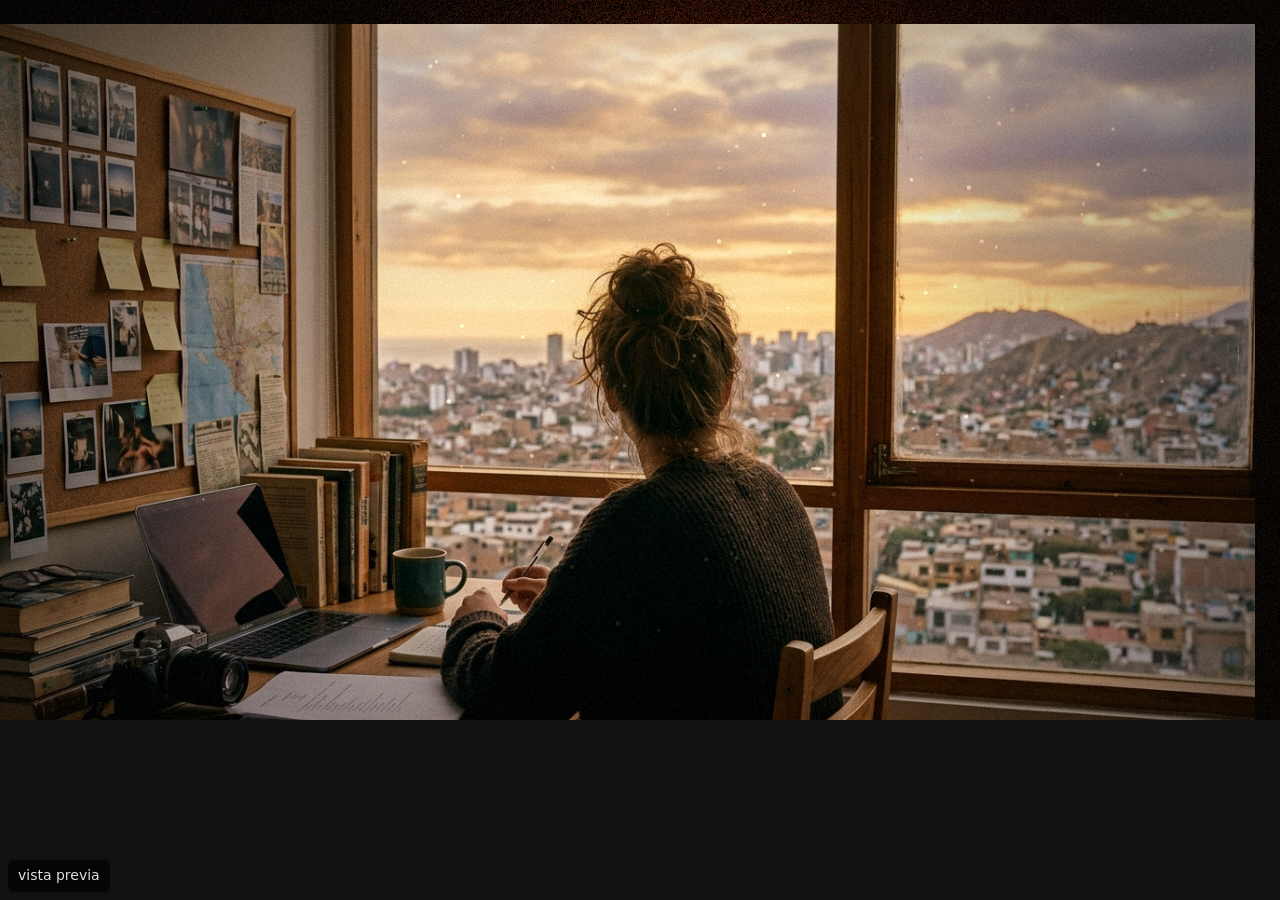
<file: teaser.html>
<!doctype html>
<html lang="es">
<head>
<meta charset="utf-8">
<title>Render del teaser · Yo, Emilia</title>
<meta name="robots" content="noindex">
<style>html,body{margin:0;background:#111;color:#ddd;font:14px/1.4 system-ui}canvas{display:block;width:100vw;height:auto}#log{position:fixed;left:8px;bottom:8px;background:#000a;padding:6px 10px;border-radius:6px}</style>
</head>
<body>
<canvas id="c" width="1280" height="720"></canvas><div id="log">cargando…</div>
<script type="module">
// Teaser en movimiento a partir de la imagen generada con Gemini (img/teaser.jpg).
//   teaser.html          → vista previa en bucle
//   teaser.html?rec=1    → graba videos/teaser.mp4 (12 s, 1280×720, H.264)
const W = 1280, H = 720, FPS = 30, DUR = 12, N = FPS * DUR;
const c = document.getElementById('c'), x = c.getContext('2d');
const log = m => { document.getElementById('log').textContent = m; window.__status = m; };
const img = new Image(); img.src = 'img/teaser.jpg'; await img.decode();
const IW = img.naturalWidth, IH = img.naturalHeight;

/* polvo en la luz de la ventana (posiciones fijas con semilla para que el bucle sea estable) */
let s = 7; const r = () => ((s = (s * 16807) % 2147483647) / 2147483647);
const motes = Array.from({ length: 140 }, () => ({ x: 0.32 + r() * 0.6, y: 0.08 + r() * 0.8, z: 0.3 + r() * 0.9, ph: r() * 6.28, sp: 0.4 + r() }));
const ease = u => u * u * (3 - 2 * u);

function draw(f) {
  const u = f / N, e = ease(u);
  /* travelling hacia Emilia: 1.0 → 1.13, con un leve desplazamiento hacia la derecha */
  const z = 1.0 + 0.13 * e, cx = IW * (0.52 + 0.035 * e), cy = IH * (0.47 - 0.01 * e);
  const sw = IW / z, sh = sw * H / W;
  x.drawImage(img, cx - sw / 2, cy - sh / 2, sw, sh, 0, 0, W, H);
  /* respiración de la luz del atardecer */
  x.globalCompositeOperation = 'soft-light';
  const g = x.createRadialGradient(W * 0.66, H * 0.3, 20, W * 0.66, H * 0.3, W * 0.75);
  const k = 0.22 + 0.08 * Math.sin(u * Math.PI * 2);
  g.addColorStop(0, `rgba(255,186,110,${k})`); g.addColorStop(1, 'rgba(255,186,110,0)'); x.fillStyle = g; x.fillRect(0, 0, W, H);
  /* polvo flotando */
  x.globalCompositeOperation = 'lighter';
  for (const m of motes) {
    const px = (m.x + 0.025 * Math.sin(u * 6.28 * m.sp + m.ph)) * W, py = (m.y - 0.04 * u * m.sp + 0.012 * Math.cos(u * 12.56 + m.ph)) * H;
    const a = 0.10 + 0.22 * m.z * (0.5 + 0.5 * Math.sin(u * 6.28 * 2 + m.ph));
    x.fillStyle = `rgba(255,224,180,${a})`; x.beginPath(); x.arc(px, py, 0.6 + m.z * 1.4, 0, 6.29); x.fill();
  }
  x.globalCompositeOperation = 'source-over';
  /* viñeta y grano */
  const v = x.createRadialGradient(W / 2, H * 0.48, H * 0.35, W / 2, H / 2, W * 0.72);
  v.addColorStop(0, 'rgba(0,0,0,0)'); v.addColorStop(1, 'rgba(8,6,4,.62)'); x.fillStyle = v; x.fillRect(0, 0, W, H);
  const id = x.getImageData(0, 0, W, H), d = id.data;
  for (let i = 0; i < d.length; i += 4) { const n = (Math.random() - 0.5) * 11; d[i] += n; d[i + 1] += n; d[i + 2] += n; }
  x.putImageData(id, 0, 0);
  /* fundido de entrada y salida para que el bucle no salte */
  const fade = Math.min(1, f / 18, (N - 1 - f) / 18);
  if (fade < 1) { x.fillStyle = `rgba(0,0,0,${1 - fade})`; x.fillRect(0, 0, W, H); }
}

const tick = () => new Promise(res => { const ch = new MessageChannel(); ch.port1.onmessage = () => res(); ch.port2.postMessage(0); });
if (new URLSearchParams(location.search).get('rec')) {
  try {
    const { Muxer, ArrayBufferTarget } = await import('https://cdn.jsdelivr.net/npm/mp4-muxer@5.2.1/build/mp4-muxer.mjs');
    const muxer = new Muxer({ target: new ArrayBufferTarget(), video: { codec: 'avc', width: W, height: H }, fastStart: 'in-memory' });
    let err = null; const enc = new VideoEncoder({ output: (ch, m) => muxer.addVideoChunk(ch, m), error: e2 => { err = e2; } });
    enc.configure({ codec: 'avc1.640028', width: W, height: H, bitrate: 2.6e6, framerate: FPS, latencyMode: 'quality' });
    for (let f = 0; f < N; f++) {
      draw(f); const vf = new VideoFrame(c, { timestamp: Math.round(f * 1e6 / FPS), duration: Math.round(1e6 / FPS) });
      enc.encode(vf, { keyFrame: f % 60 === 0 }); vf.close();
      while (enc.encodeQueueSize > 6) await tick();
      if (f % 15 === 0) { log(`teaser: ${f}/${N}`); await tick(); }
      if (err) throw err;
    }
    await enc.flush(); muxer.finalize();
    const res = await fetch('/upload?name=teaser.mp4', { method: 'POST', body: muxer.target.buffer });
    log(`LISTO teaser.mp4 ${(muxer.target.buffer.byteLength / 1e6).toFixed(2)} MB (${res.status})`);
  } catch (e2) { log('ERROR ' + (e2 && e2.message || e2)); }
} else {
  let f = 0; const loop = () => { draw(f); f = (f + 1) % N; requestAnimationFrame(loop); }; loop(); log('vista previa');
}
</script>
</body>
</html>
</file>
